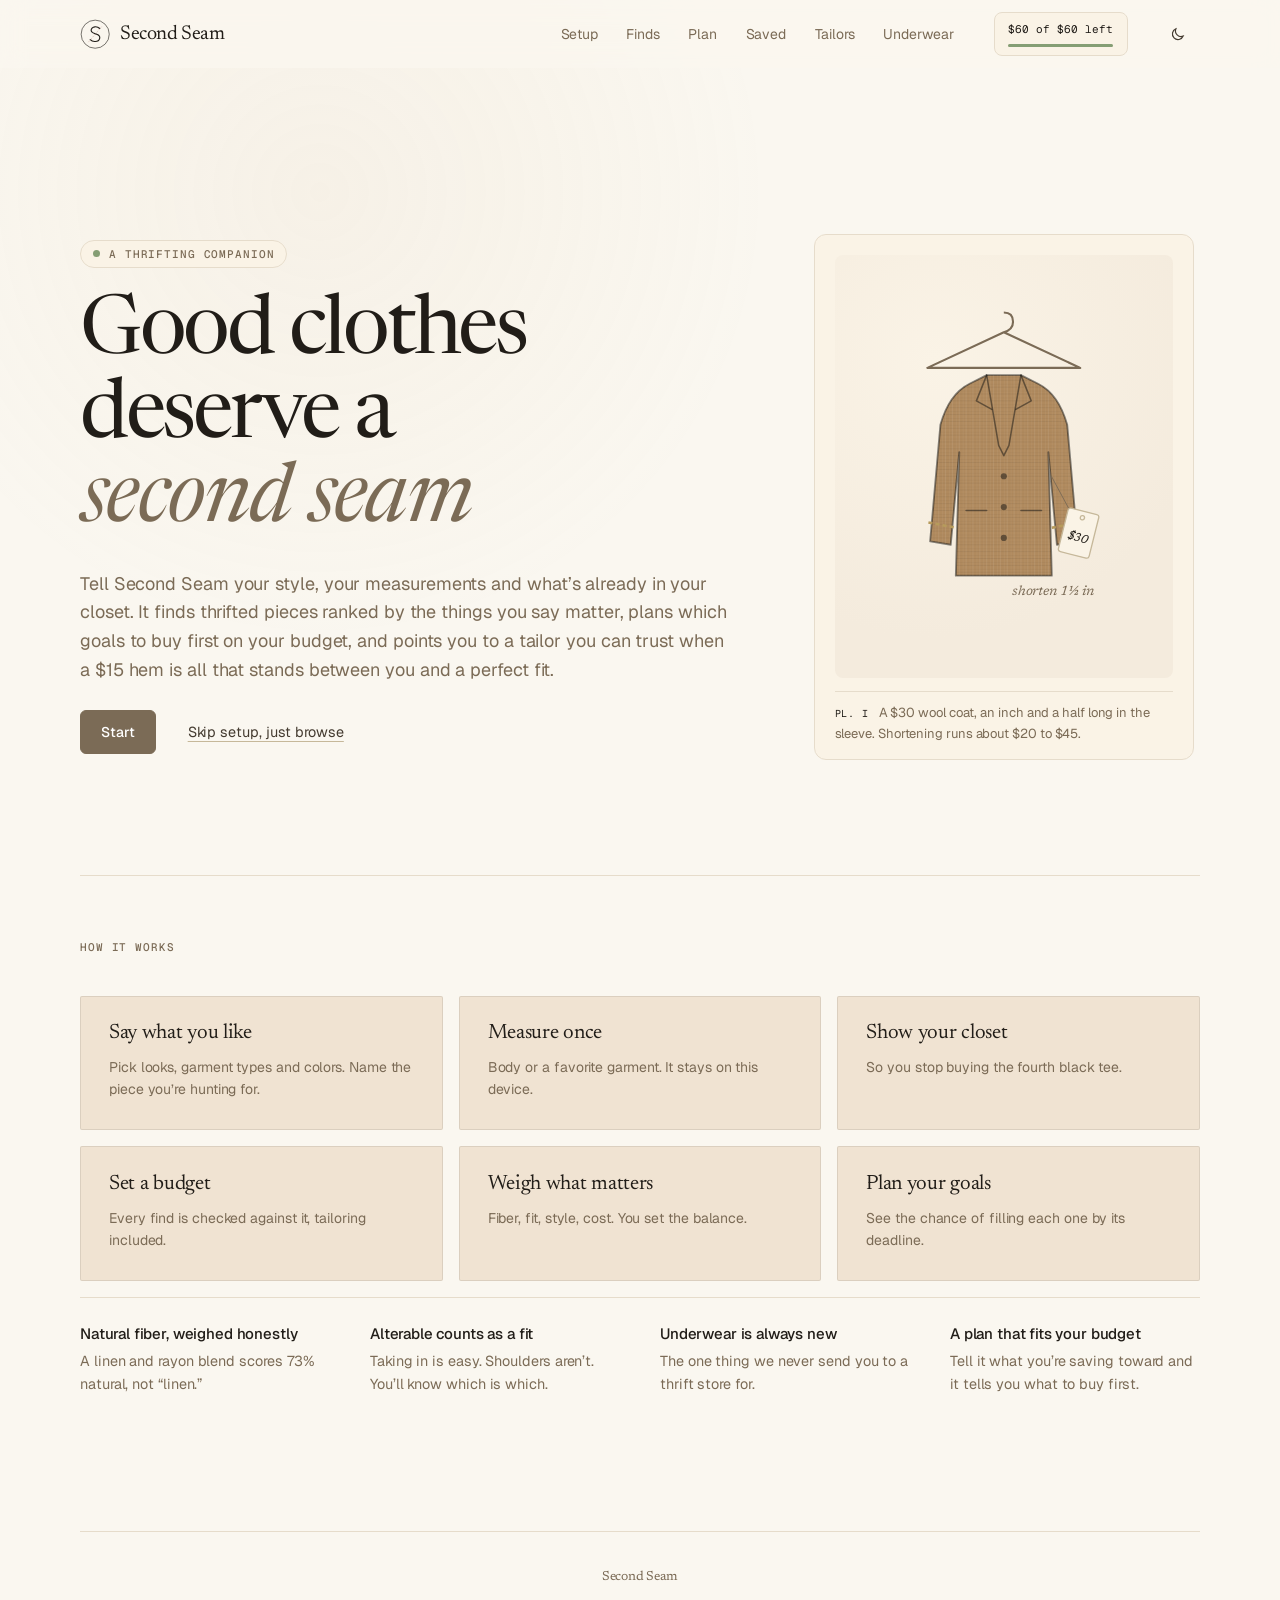
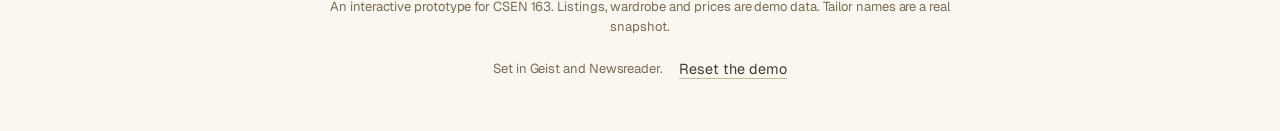
<file: index.html>
<!doctype html>
<html lang="en">
<head>
<meta charset="utf-8">
<meta name="viewport" content="width=device-width, initial-scale=1, viewport-fit=cover">
<title>Second Seam</title>
<meta name="description" content="Second Seam finds thrifted clothes ranked by what you say matters, plans which wardrobe goals to buy first on your budget, and matches each find with a well-rated local tailor. Interactive prototype for CSEN 163.">
<meta name="color-scheme" content="light dark">
<meta name="theme-color" content="#FAF7F0">
<script>
  // apply a saved theme before first paint so the page never flashes the wrong one
  try {
    var t = localStorage.getItem('second-seam-theme');
    if (t === 'dark' || t === 'light') document.documentElement.dataset.theme = t;
  } catch (e) {}
</script>
<link rel="preconnect" href="https://fonts.googleapis.com">
<link rel="preconnect" href="https://fonts.gstatic.com" crossorigin>
<link rel="stylesheet" href="https://fonts.googleapis.com/css2?family=Geist:wght@300..600&family=Geist+Mono:wght@400;500&family=Newsreader:ital,opsz,wght@0,6..72,300..500;1,6..72,300..500&display=swap">
<link rel="stylesheet" href="style.css">
<script src="planner.js" defer></script>
<script src="script.js" defer></script>
<script src="main.js" defer></script>
</head>
<body>

<a class="skip" href="#main">Skip to content</a>

<!-- shared SVG patterns: amber stripes for semi-synthetic fiber, linen weave for swatches -->
<svg class="svg-defs" aria-hidden="true" focusable="false">
  <defs>
    <pattern id="stripe" width="6" height="6" patternUnits="userSpaceOnUse" patternTransform="rotate(45)">
      <rect width="6" height="6" fill="var(--amber)"/>
      <rect width="3" height="6" fill="var(--amber-pale)"/>
    </pattern>
    <pattern id="weave" width="4" height="4" patternUnits="userSpaceOnUse">
      <path d="M0 0h4M0 2h4" stroke="#000" stroke-opacity=".06" stroke-width=".6"/>
      <path d="M0 0v4M2 0v4" stroke="#fff" stroke-opacity=".08" stroke-width=".6"/>
    </pattern>
  </defs>
</svg>

<header class="topbar" id="topbar">
  <div class="wrap masthead">
    <a class="mark" href="#/welcome" translate="no" aria-label="Second Seam, home">
      <svg class="monogram" viewBox="0 0 40 40" aria-hidden="true">
        <circle cx="20" cy="20" r="18.5" fill="none" stroke="currentColor" stroke-width=".8"/>
        <path d="M26 12.5c-1.8-1.7-4-2.4-6.3-2.2-3.2.3-5.4 2.6-5 5.2.5 3.1 4.6 3.6 7.4 4.6 2.8 1 4.4 2.8 3.8 5.4-.6 2.6-3.4 4.3-6.6 4.1-2.4-.1-4.4-1-5.8-2.6" fill="none" stroke="currentColor" stroke-width="1.5" stroke-linecap="round"/>
        <path d="M11 30.5l18-21" fill="none" stroke="var(--clay)" stroke-width=".8" stroke-dasharray="1.6 1.4"/>
      </svg>
      <span>Second Seam</span>
    </a>
    <nav class="primary-nav" aria-label="Main">
      <ul>
        <li class="setup-menu"><a href="#/style" data-nav="setup" aria-haspopup="true">Setup</a>
          <ol class="setup-menu-list" aria-label="Setup steps">
            <li><a href="#/style"><span class="step-no">i</span>Style</a></li>
            <li><a href="#/measure"><span class="step-no">ii</span>Measurements</a></li>
            <li><a href="#/wardrobe"><span class="step-no">iii</span>Wardrobe</a></li>
            <li><a href="#/budget"><span class="step-no">iv</span>Budget</a></li>
            <li><a href="#/priorities"><span class="step-no">v</span>Priorities</a></li>
            <li><a href="#/goals"><span class="step-no">vi</span>Goals</a></li>
          </ol>
        </li>
        <li><a href="#/finds" data-nav="finds">Finds</a></li>
        <li><a href="#/goals" data-nav="goals">Plan</a></li>
        <li><a href="#/saved" data-nav="saved">Saved <span class="nav-count" data-saved-count></span></a></li>
        <li><a href="#/tailors" data-nav="tailors">Tailors</a></li>
        <li><a href="#/underwear" data-nav="underwear">Underwear</a></li>
        <!-- <li><a href="#/method" data-nav="method">Method</a></li> -->
      </ul>
    </nav>
    <a class="budget-pill" href="#/budget" id="budget-pill" aria-label="Budget">
      <span class="budget-pill-text" id="budget-pill-text">$60 of $60 left</span>
      <span class="budget-pill-bar" aria-hidden="true"><span id="budget-pill-fill"></span></span>
    </a>
    <button type="button" class="theme-btn" id="theme-toggle" aria-label="Switch to dark mode">
      <svg class="icon-moon" viewBox="0 0 16 16" fill="none" stroke="currentColor" stroke-width="1.2" aria-hidden="true"><path d="M13.2 10.1A5.6 5.6 0 0 1 5.9 2.8a5.6 5.6 0 1 0 7.3 7.3z"/></svg>
      <svg class="icon-sun" viewBox="0 0 16 16" fill="none" stroke="currentColor" stroke-width="1.2" aria-hidden="true"><circle cx="8" cy="8" r="3"/><path d="M8 1v1.6M8 13.4V15M1 8h1.6M13.4 8H15M3 3l1.1 1.1M11.9 11.9 13 13M3 13l1.1-1.1M11.9 4.1 13 3"/></svg>
    </button>
  </div>
</header>

<div class="wrap">
  <ol class="stepper" id="stepper" aria-label="Setup steps" hidden>
    <li><a href="#/style" data-step="style"><span class="step-no">i</span><span class="step-name">Style</span></a></li>
    <li><a href="#/measure" data-step="measure"><span class="step-no">ii</span><span class="step-name">Measurements</span></a></li>
    <li><a href="#/wardrobe" data-step="wardrobe"><span class="step-no">iii</span><span class="step-name">Wardrobe</span></a></li>
    <li><a href="#/budget" data-step="budget"><span class="step-no">iv</span><span class="step-name">Budget</span></a></li>
    <li><a href="#/priorities" data-step="priorities"><span class="step-no">v</span><span class="step-name">Priorities</span></a></li>
    <li><a href="#/goals" data-step="goals"><span class="step-no">vi</span><span class="step-name">Goals</span></a></li>
  </ol>

  <main id="main" tabindex="-1">

    <!-- ===================== 1 · WELCOME ===================== -->
    <section class="screen" data-screen="welcome" aria-labelledby="welcome-title">
      <div class="hero">
        <div class="hero-text">
          <p class="label rise">A thrifting companion</p>
          <h1 id="welcome-title" class="rise" tabindex="-1">Good clothes deserve a <em>second&nbsp;seam</em></h1>
          <p class="lead rise">Tell Second Seam your style, your measurements and what’s already in your closet. It finds thrifted pieces ranked by the things you say matter, plans which goals to buy first on your budget, and points you to a tailor you can trust when a $15&nbsp;hem is all that stands between you and a perfect fit.</p>
          <div class="hero-actions rise">
            <a class="btn btn-solid" href="#/style">Start</a>
            <a class="text-link" href="#/finds" data-action="skip-setup">Skip setup, just browse</a>
          </div>
        </div>
        <figure class="plate hero-plate rise" aria-labelledby="hero-cap">
          <div class="hero-art" id="hero-art"></div>
          <figcaption id="hero-cap"><span class="plate-no">Pl. I</span> A $30 wool coat, an inch and a half long in the sleeve. Shortening runs about $20 to $45.</figcaption>
        </figure>
      </div>

      <div class="folio">
        <p class="label">How it works</p>
        <ol class="how">
          <li><a href="#/style"><h2>Say what you like</h2><p>Pick looks, garment types and colors. Name the piece you’re hunting for.</p></a></li>
          <li><a href="#/measure"><h2>Measure once</h2><p>Body or a favorite garment. It stays on this device.</p></a></li>
          <li><a href="#/wardrobe"><h2>Show your closet</h2><p>So you stop buying the fourth black tee.</p></a></li>
          <li><a href="#/budget"><h2>Set a budget</h2><p>Every find is checked against it, tailoring included.</p></a></li>
          <li><a href="#/priorities"><h2>Weigh what matters</h2><p>Fiber, fit, style, cost. You set the balance.</p></a></li>
          <li><a href="#/goals"><h2>Plan your goals</h2><p>See the chance of filling each one by its deadline.</p></a></li>
        </ol>
        <ul class="principles">
          <li><strong>Natural fiber, weighed honestly</strong>A linen and rayon blend scores 73% natural, not “linen.”</li>
          <li><strong>Alterable counts as a fit</strong>Taking in is easy. Shoulders aren’t. You’ll know which is which.</li>
          <li><strong>Underwear is always new</strong>The one thing we never send you to a thrift store for.</li>
          <li><strong>A plan that fits your budget</strong>Tell it what you’re saving toward and it tells you what to buy first.</li>
        </ul>
      </div>
    </section>

    <!-- ===================== 2 · STYLE QUIZ ===================== -->
    <section class="screen" data-screen="style" aria-labelledby="style-title" hidden>
      <header class="screen-head">
        <p class="label">Step i of vi · Style</p>
        <h1 id="style-title" tabindex="-1">What do you love wearing?</h1>
        <p class="lead">Pick every look that feels like you. There are no wrong answers, and you can change them later.</p>
      </header>

      <fieldset class="block">
        <legend class="block-title">Looks you like <span class="count" id="tile-count" aria-live="polite">0 picked</span></legend>
        <div class="tiles" id="style-tiles"></div>
      </fieldset>

      <fieldset class="block">
        <legend class="block-title">Garments you want</legend>
        <div class="chips" id="garment-chips"></div>
      </fieldset>

      <fieldset class="block">
        <legend class="block-title">Colors</legend>
        <div class="chips" id="color-chips"></div>
      </fieldset>

      <div class="block grid-2">
        <div class="field">
          <label for="hunt">Describe a piece you’re hunting for <span class="opt">optional</span></label>
          <input id="hunt" name="hunt" type="text" autocomplete="off" placeholder="oversized cream fisherman sweater…">
          <p class="hint">Words here give matching listings a small boost.</p>
        </div>
        <div class="field">
          <label for="brands">Brands you like <span class="opt">optional</span></label>
          <input id="brands" name="brands" type="text" autocomplete="off" placeholder="Eileen Fisher, Levi’s…">
          <p class="hint">Separate with commas. Helps style match and sizing.</p>
        </div>
      </div>

      <nav class="step-nav" aria-label="Step navigation">
        <a class="text-link" href="#/welcome">Back</a>
        <a class="btn btn-solid" href="#/measure">Next: measurements</a>
      </nav>
    </section>

    <!-- ===================== 3 · MEASUREMENTS ===================== -->
    <section class="screen" data-screen="measure" aria-labelledby="measure-title" hidden>
      <header class="screen-head">
        <p class="label">Step ii of vi · Measurements</p>
        <h1 id="measure-title" tabindex="-1">Your measurements, once.</h1>
        <p class="lead">Vintage sizes are all over the place, so we compare garment measurements to yours instead of trusting the tag.</p>
      </header>

      <div class="block measure-top">
        <fieldset class="segmented" id="units">
          <legend class="visually-hidden">Units</legend>
          <label><input type="radio" name="units" value="in" checked><span>Inches</span></label>
          <label><input type="radio" name="units" value="cm"><span>Centimeters</span></label>
        </fieldset>
        <p class="privacy"><svg viewBox="0 0 16 16" aria-hidden="true"><path d="M4.5 7V5a3.5 3.5 0 0 1 7 0v2" fill="none" stroke="currentColor" stroke-width="1.2"/><rect x="3" y="7" width="10" height="7" rx="1" fill="none" stroke="currentColor" stroke-width="1.2"/></svg> Measurements stay on this device. In this prototype they live only in memory.</p>
      </div>

      <div class="measure-grid" id="measure-fields"></div>

      <fieldset class="block">
        <legend class="block-title">How you like things to fit</legend>
        <p class="hint">This sets the ease, the room added on top of your body measurements.</p>
        <div class="field fit-size-field">
          <label for="fit-size">Usual clothing size</label>
          <div class="select-wrap"><select id="fit-size" aria-describedby="fit-size-hint"></select></div>
          <p class="hint" id="fit-size-hint">A reference only; measurements still determine fit.</p>
        </div>
        <div class="fit-prefs" id="fit-prefs"></div>
      </fieldset>

      <div class="block grid-2 alt-ways">
        <details class="drawer">
          <summary>I don’t know my measurements</summary>
          <div class="drawer-body">
            <p>Enter your usual size in two or three brands you own. We’ll estimate and mark each field as estimated.</p>
            <div class="brand-sizes" id="brand-sizes"></div>
            <button type="button" class="btn btn-quiet" data-action="estimate">Estimate my measurements</button>
          </div>
        </details>
        <details class="drawer">
          <summary>Measure a piece that fits you well</summary>
          <div class="drawer-body">
            <p>Lay a favorite pair of trousers flat. Measure straight across the waistband and double it, then the inside leg seam.</p>
            <div class="grid-2 tight">
              <div class="field"><label for="g-waist">Waist, doubled <span class="unit-label">in</span></label><input id="g-waist" type="number" inputmode="decimal" step="0.5" min="10" autocomplete="off" placeholder="29…"></div>
              <div class="field"><label for="g-inseam">Inside leg <span class="unit-label">in</span></label><input id="g-inseam" type="number" inputmode="decimal" step="0.5" min="10" autocomplete="off" placeholder="29…"></div>
            </div>
            <button type="button" class="btn btn-quiet" data-action="use-garment">Use these for trousers</button>
          </div>
        </details>
      </div>
      <p class="status-line" id="measure-status" role="status"></p>

      <nav class="step-nav" aria-label="Step navigation">
        <a class="text-link" href="#/style">Back</a>
        <a class="btn btn-solid" href="#/wardrobe">Next: your wardrobe</a>
      </nav>
    </section>

    <!-- ===================== 4 · WARDROBE ===================== -->
    <section class="screen" data-screen="wardrobe" aria-labelledby="wardrobe-title" hidden>
      <header class="screen-head">
        <p class="label">Step iii of vi · My wardrobe</p>
        <h1 id="wardrobe-title" tabindex="-1">What’s already on your rail?</h1>
        <p class="lead">Your closet powers gap-finding, “goes with” counts and duplicate warnings. Skip it and everything else still works.</p>
      </header>

      <div class="summary-strip" id="wardrobe-summary" aria-label="Wardrobe summary"></div>

      <div class="block add-ways">
        <label class="add-way">
          <input type="file" accept="image/*" capture="environment" class="visually-hidden" data-upload="photo">
          <svg viewBox="0 0 24 24" aria-hidden="true"><path d="M4 8h3l1.5-2h7L17 8h3v11H4z" fill="none" stroke="currentColor" stroke-width="1.2"/><circle cx="12" cy="13" r="3.5" fill="none" stroke="currentColor" stroke-width="1.2"/></svg>
          <span><strong>Photo of the item</strong><small>We suggest a type and color.</small></span>
        </label>
        <label class="add-way">
          <input type="file" accept="image/*" capture="environment" class="visually-hidden" data-upload="tag">
          <svg viewBox="0 0 24 24" aria-hidden="true"><path d="M4 12V5h7l9 9-7 7z" fill="none" stroke="currentColor" stroke-width="1.2"/><circle cx="8" cy="9" r="1.3" fill="currentColor"/></svg>
          <span><strong>Photo of the care tag</strong><small>Reads the fiber percentages.</small></span>
        </label>
        <button type="button" class="add-way" data-action="toggle-quick-add" aria-expanded="false" aria-controls="quick-add">
          <svg viewBox="0 0 24 24" aria-hidden="true"><path d="M5 19l1-4L16 5l3 3L9 18z" fill="none" stroke="currentColor" stroke-width="1.2"/></svg>
          <span><strong>Quick add</strong><small>Type, color, fiber. No camera needed.</small></span>
        </button>
        <button type="button" class="add-way" data-action="snap-rail">
          <svg viewBox="0 0 24 24" aria-hidden="true"><path d="M3 6h18M7 6v2m5-2v2m5-2v2" fill="none" stroke="currentColor" stroke-width="1.2"/><path d="M5 10h4v10H5zM10 10h4v10h-4zM15 10h4v10h-4z" fill="none" stroke="currentColor" stroke-width="1.2"/></svg>
          <span><strong>Snap your closet rail</strong><small>Several pieces at once.</small></span>
        </button>
      </div>

      <form class="block quick-add" id="quick-add" hidden>
        <p class="block-title" id="quick-add-title">Quick add</p>
        <div class="qa-grid">
          <div class="field"><label for="qa-type">Type</label><div class="select-wrap"><select id="qa-type" name="type"></select></div></div>
          <div class="field"><label for="qa-color">Color</label><div class="select-wrap"><select id="qa-color" name="color"></select></div></div>
          <div class="field"><label for="qa-fiber">Main fiber</label><div class="select-wrap"><select id="qa-fiber" name="fiber"></select></div></div>
          <div class="field"><label for="qa-pct">Fiber %</label><input id="qa-pct" name="pct" type="number" inputmode="numeric" min="1" max="100" value="100" autocomplete="off"></div>
          <div class="field"><label for="qa-cond">Condition</label><div class="select-wrap"><select id="qa-cond" name="condition"><option value="great">Great</option><option value="worn">Worn</option><option value="repair">Needs repair</option></select></div></div>
          <div class="field"><label for="qa-date">Bought around <span class="opt">optional</span></label><input id="qa-date" name="acquired" type="month" autocomplete="off"></div>
        </div>
        <div class="qa-actions">
          <button type="submit" class="btn btn-solid">Add to wardrobe</button>
          <p class="hint" id="qa-hint">Photos are mocked in this prototype. Your choices here are what count.</p>
        </div>
      </form>

      <div id="pending-items" class="pending" aria-live="polite"></div>

      <div class="rail-wrap">
        <div class="rail-head">
          <h2 class="block-title" id="rail-title">On your rail</h2>
          <div class="rail-filter" id="rail-filter"></div>
        </div>
        <ul class="rail" id="wardrobe-rail" aria-labelledby="rail-title" tabindex="0"></ul>
      </div>

      <nav class="step-nav" aria-label="Step navigation">
        <a class="text-link" href="#/measure">Back</a>
        <a class="btn btn-solid" href="#/budget">Next: budget</a>
      </nav>
    </section>

    <!-- ===================== 5 · BUDGET ===================== -->
    <section class="screen" data-screen="budget" aria-labelledby="budget-title" hidden>
      <header class="screen-head">
        <p class="label">Step iv of vi · Budget</p>
        <h1 id="budget-title" tabindex="-1">What you’re happy to spend.</h1>
        <p class="lead">Every find is checked against this using its total cost, so a $20 coat that needs $30 of tailoring counts as $50.</p>
      </header>

      <div class="budget-layout">
        <div class="budget-form">
          <fieldset class="block">
            <legend class="block-title">How you budget</legend>
            <div class="grid-2 tight">
              <div class="field money-field">
                <label for="b-now">Amount to spend now</label>
                <div class="affix"><span aria-hidden="true">$</span><input id="b-now" type="number" inputmode="decimal" min="0" step="5" autocomplete="off"></div>
                <p class="hint">For this season’s shopping.</p>
              </div>
              <div class="field money-field">
                <label for="b-allow">Clothing allowance</label>
                <div class="affix"><span aria-hidden="true">$</span><input id="b-allow" type="number" inputmode="decimal" min="0" step="5" autocomplete="off">
                  <div class="select-wrap select-inline"><select id="b-per" aria-label="Allowance period"><option value="month">per month</option><option value="week">per week</option></select></div>
                </div>
                <p class="hint" id="b-weekly-hint"></p>
              </div>
              <div class="field money-field">
                <label for="b-cap">Max per item <span class="opt">optional</span></label>
                <div class="affix"><span aria-hidden="true">$</span><input id="b-cap" type="number" inputmode="decimal" min="0" step="5" autocomplete="off" placeholder="No cap…"></div>
              </div>
            </div>
          </fieldset>

          <fieldset class="block">
            <legend class="block-title">How firm is it?</legend>
            <label class="switch"><input type="checkbox" id="b-include" checked><span class="switch-ui" aria-hidden="true"></span><span>Count tailoring and shipping in the price</span></label>
            <div class="choice-cards">
              <label class="choice-card"><input type="radio" name="b-mode" value="strict"><span><strong>Strict</strong><small>Hide anything over budget.</small></span></label>
              <label class="choice-card"><input type="radio" name="b-mode" value="flexible" checked><span><strong>Flexible</strong><small>Show items up to 20% over, flagged “$8 over.”</small></span></label>
            </div>
            <p class="hint" id="b-mode-link"></p>
          </fieldset>

          <fieldset class="block">
            <legend class="block-title">Envelopes <span class="opt">optional</span></legend>
            <label class="switch"><input type="checkbox" id="b-env-on"><span class="switch-ui" aria-hidden="true"></span><span>Split my budget into envelopes</span></label>
            <div class="envelopes" id="envelopes" hidden>
              <div class="env-controls" id="env-controls"></div>
              <div class="env-chart">
                <svg viewBox="0 0 120 120" class="donut" id="env-donut" role="img" aria-labelledby="env-donut-title"><title id="env-donut-title">Envelope split</title></svg>
                <button type="button" class="text-link" data-action="suggest-split">Use the suggested split</button>
              </div>
            </div>
          </fieldset>
        </div>

        <aside class="budget-side" aria-label="Spending so far">
          <div class="ledger">
            <p class="label">Spent so far</p>
            <div class="meter" id="spent-meter"></div>
            <ul class="ledger-list" id="spent-list"></ul>
          </div>
          <div class="ledger saved-vs-new">
            <p class="label">Saved vs. buying new</p>
            <p class="big-num" id="saved-vs-new">$0</p>
            <p class="hint" id="saved-vs-new-note">Mark something as bought to start the count.</p>
          </div>
        </aside>
      </div>

      <nav class="step-nav" aria-label="Step navigation">
        <a class="text-link" href="#/wardrobe">Back</a>
        <a class="btn btn-solid" href="#/priorities">Next: priorities</a>
      </nav>
    </section>

    <!-- ===================== 6 · PRIORITIES ===================== -->
    <section class="screen" data-screen="priorities" aria-labelledby="prio-title" hidden>
      <header class="screen-head">
        <p class="label">Step v of vi · Priorities</p>
        <h1 id="prio-title" tabindex="-1">How much does each thing matter?</h1>
        <p class="lead">Your ranking is built from your weights, so a style-first thrifter and a fiber purist see different top picks from the same racks.</p>
      </header>

      <div class="prio-layout">
        <div class="prio-main">
          <fieldset class="segmented mode-switch">
            <legend class="visually-hidden">Mode</legend>
            <label><input type="radio" name="prio-mode" value="quick" checked><span>Quick</span></label>
            <label><input type="radio" name="prio-mode" value="advanced"><span>Advanced</span></label>
          </fieldset>

          <div class="block" id="quick-mode">
            <label class="block-title" for="balance">Style or fabric?</label>
            <div class="balance">
              <span class="balance-end">Fabric</span>
              <input type="range" id="balance" min="0" max="100" step="5" value="50">
              <span class="balance-end">Style</span>
            </div>
            <p class="balance-readout" id="balance-readout" aria-hidden="true"></p>
            <div class="chips presets" role="group" aria-label="Presets">
              <button type="button" class="chip-btn" data-balance="20">Purist</button>
              <button type="button" class="chip-btn" data-balance="50">Balanced</button>
              <button type="button" class="chip-btn" data-balance="90">I want the look</button>
            </div>
            <p class="hint">Quick mode weighs style and fiber, with a little fit. Switch to Advanced for all ten criteria.</p>
          </div>

          <div class="block" id="advanced-mode" hidden>
            <div class="weight-bar-wrap">
              <p class="block-title">Your score is made of</p>
              <div class="weight-bar" id="weight-bar"></div>
              <ul class="weight-legend" id="weight-legend"></ul>
            </div>
            <div class="helpers">
              <div class="chips presets" role="group" aria-label="Weight presets" id="weight-presets"></div>
              <button type="button" class="text-link" data-action="open-tot" aria-expanded="false" aria-controls="tot">Not sure? Answer five “this or that” questions</button>
            </div>
            <div class="tot" id="tot" hidden></div>
            <div class="criteria" id="criteria"></div>
          </div>

          <fieldset class="block">
            <legend class="block-title">Fiber rules</legend>
            <p class="hint">Dealbreakers remove an item no matter how well it scores.</p>
            <div class="chips" id="dealbreakers"></div>
            <p class="hidden-note" id="dealbreaker-count" aria-live="polite"></p>
            <label class="switch"><input type="checkbox" id="semi-half" checked><span class="switch-ui" aria-hidden="true"></span><span>Count rayon, modal and lyocell as half natural</span></label>
            <label class="switch"><input type="checkbox" id="stretch-on" checked><span class="switch-ui" aria-hidden="true"></span><span>Ignore a little stretch (up to 5% in trousers, 10% in underwear)</span></label>
          </fieldset>
        </div>

        <aside class="preview" aria-labelledby="preview-title">
          <p class="label" id="preview-title">Live preview</p>
          <p class="hint">Watch these three swap places as you change the weights.</p>
          <ol class="preview-list" id="preview-list"></ol>
        </aside>
      </div>

      <nav class="step-nav" aria-label="Step navigation">
        <a class="text-link" href="#/budget">Back</a>
        <a class="btn btn-solid" href="#/goals">Next: goals &amp; plan</a>
      </nav>
    </section>

    <!-- ===================== 7 · GOALS & PLAN ===================== -->
    <section class="screen" data-screen="goals" aria-labelledby="goals-title" hidden>
      <header class="screen-head">
        <p class="label">Step vi of vi · Goals &amp; plan</p>
        <h1 id="goals-title" tabindex="-1">What to fill first.</h1>
        <p class="lead">Each card shows the chance you fill that goal by its deadline on your budget, split into the natural-fiber version and settling for synthetic.</p>
      </header>

      <div class="plan-controls block">
        <div class="field money-field"><label for="p-now">Budget left now</label><div class="affix"><span aria-hidden="true">$</span><input id="p-now" type="number" inputmode="decimal" min="0" step="5" autocomplete="off"></div></div>
        <div class="field money-field"><label for="p-week">Allowance per week</label><div class="affix"><span aria-hidden="true">$</span><input id="p-week" type="number" inputmode="decimal" min="0" step="1" autocomplete="off"></div></div>
        <div class="plan-pref">
          <p class="field-label">Settling for synthetic is worth</p>
          <p class="pref-val" id="partial-readout">60% of the goal</p>
          <a class="text-link" href="#/priorities">Set on Priorities</a>
        </div>
        <fieldset class="hunt-pick">
          <legend class="field-label">Where you hunt</legend>
          <div class="segmented" id="hunt-pick">
            <label><input type="radio" name="hunt" value="auto" checked><span>Plan decides</span></label>
            <label><input type="radio" name="hunt" value="racks"><span>Racks</span></label>
            <label><input type="radio" name="hunt" value="saved"><span>Saved searches</span></label>
            <label><input type="radio" name="hunt" value="wide"><span>Wide net</span></label>
          </div>
          <p class="hint" id="hunt-hint"></p>
        </fieldset>
        <div class="what-ifs" role="group" aria-label="What if">
          <span class="field-label">What if</span>
          <button type="button" class="chip-btn" data-whatif="allow+5">+$5 a week</button>
          <button type="button" class="chip-btn" data-whatif="now+50">+$50 now</button>
          <button type="button" class="chip-btn" data-whatif="deadline+2">Deadlines +2 weeks</button>
          <button type="button" class="chip-btn" data-whatif="reset">Reset</button>
        </div>
      </div>

      <p class="plan-status" id="plan-status" role="status" aria-live="polite"></p>
      <div class="plan-ledger" id="plan-ledger"></div>
      <div class="goal-cards" id="goal-cards"></div>

      <section class="block tune" aria-labelledby="tune-title">
        <div class="section-head">
          <p class="label">Not sure what matters most?</p>
          <h2 class="section-title" id="tune-title">Set the lowest chance you’d accept, and let the plan balance the rest.</h2>
          <p class="hint">Set a floor on each card above. The plan nudges your goals up or down until every floor is met, or tells you what it would take.</p>
        </div>
        <div class="tune-actions">
          <button type="button" class="btn btn-solid" data-action="tune">Balance my goals</button>
          <span class="hint" id="tune-status" role="status"></span>
        </div>
        <div id="tune-log"></div>
      </section>

      <div class="block timeline-wrap">
        <h2 class="block-title" id="timeline-title">Twelve-week timeline</h2>
        <div class="timeline" id="timeline" role="img" aria-labelledby="timeline-title" aria-describedby="timeline-desc"></div>
        <p class="visually-hidden" id="timeline-desc"></p>
      </div>

      <!-- Budget map hidden for now.
      <figure class="block plate plan-map-wrap" aria-labelledby="map-title">
        <div class="section-head">
          <p class="label">Figures 2 and 3, for your closet</p>
          <h2 class="section-title" id="map-title">Where your budget is likely to be, and where to hunt from there.</h2>
        </div>
        <div class="plan-map" id="plan-map"></div>
        <div class="map-legend" id="map-legend"></div>
        <figcaption><span class="plate-no">Pl. II</span> <span id="map-cap"></span></figcaption>
      </figure>
      -->

      <section class="block switchpts" aria-labelledby="switch-title">
        <div class="section-head">
          <p class="label">Found one on the rack?</p>
          <h2 class="section-title" id="switch-title">Buy it, settle, or wait? It depends on what you have that week.</h2>
          <p class="hint">Pick a goal, a week, and what turned up. The bar shows what to do at every budget.</p>
        </div>
        <div class="switch-controls">
          <div class="field"><label for="sw-goal">Goal</label><div class="select-wrap"><select id="sw-goal"></select></div></div>
          <div class="field range-field"><label for="sw-week">Week <output id="sw-week-out" for="sw-week">2</output></label><input type="range" id="sw-week" min="1" max="12" step="1" value="2"></div>
          <fieldset class="segmented" id="sw-seen">
            <legend class="field-label">What turned up</legend>
            <label><input type="radio" name="sw-seen" value="3" checked><span>Both versions</span></label>
            <label><input type="radio" name="sw-seen" value="1"><span>Natural only</span></label>
            <label><input type="radio" name="sw-seen" value="2"><span>Synthetic only</span></label>
          </fieldset>
        </div>
        <div class="bands" id="switch-bands"></div>
        <p class="hint" id="switch-note"></p>
      </section>

      <details class="drawer block" id="add-goal">
        <summary>Add your own goal</summary>
        <form class="drawer-body" id="add-goal-form">
          <div class="qa-grid">
            <div class="field"><label for="ng-name">Goal</label><input id="ng-name" name="name" type="text" required autocomplete="off" placeholder="Silk scarf for autumn…"></div>
            <div class="field"><label for="ng-imp">How much it matters, 1 to 10</label><input id="ng-imp" name="imp" type="number" min="1" max="10" value="5" inputmode="numeric" autocomplete="off"></div>
            <div class="field"><label for="ng-cost">Typical cost, natural</label><div class="affix"><span aria-hidden="true">$</span><input id="ng-cost" name="cost" type="number" min="1" value="30" inputmode="decimal" autocomplete="off"></div></div>
            <div class="field"><label for="ng-deadline">Deadline (week)</label><input id="ng-deadline" name="deadline" type="number" min="1" max="12" value="12" inputmode="numeric" autocomplete="off"></div>
          </div>
          <div class="qa-actions">
            <button type="submit" class="btn btn-solid">Add goal</button>
            <p class="hint" id="ng-hint">Up to five goals keeps the plan quick to compute.</p>
          </div>
        </form>
      </details>

      <!-- Method explanation hidden for now.
      <p class="method-note">The plan is a dynamic program from Das, Ostrov, Radhakrishnan &amp; Srivastav, “Dynamic Optimization for Multi-Goals Wealth Management” (<i>Journal of Banking &amp; Finance</i>, 2022), rebuilt for a wardrobe. It runs in your browser each time you change something. <a class="text-link inline" href="#/method">Read the method, with your numbers in it</a></p>
      -->


      <nav class="step-nav" aria-label="Step navigation">
        <a class="text-link" href="#/priorities">Back</a>
        <a class="btn btn-solid" href="#/finds">See my finds</a>
      </nav>
    </section>

    <!-- ===================== 8 · RESULTS FEED ===================== -->
    <section class="screen" data-screen="finds" aria-labelledby="finds-title" hidden>
      <header class="screen-head compact">
        <p class="label">Demo listings · eBay, Etsy, ShopGoodwill, local</p>
        <h1 id="finds-title" tabindex="-1">Your finds</h1>
      </header>

      <div class="feed-bar" id="feed-bar">
        <a class="feed-meter" href="#/budget" id="feed-meter"></a>
        <div class="feed-tools">
          <label class="visually-hidden" for="sort">Sort by</label>
          <div class="select-wrap"><select id="sort">
            <option value="match">Best match</option>
            <option value="cost">Lowest total cost</option>
            <option value="natural">Most natural</option>
            <option value="new">Newest</option>
          </select></div>
          <button type="button" class="btn btn-quiet btn-small" data-action="open-filters" aria-haspopup="dialog">Filters <span class="filter-count" id="filter-count"></span></button>
        </div>
      </div>

      <div class="banner" id="underwear-banner" hidden></div>
      <p class="hidden-row" id="hidden-row" aria-live="polite"></p>
      <ul class="cards" id="cards"></ul>
      <p class="empty" id="cards-empty" hidden>Nothing matches every rule right now. Try loosening a filter or a must-have.</p>
    </section>

    <!-- ===================== 9 · ITEM DETAIL ===================== -->
    <section class="screen" data-screen="item" aria-labelledby="item-title" hidden>
      <a class="back-link" href="#/finds">Back to finds</a>
      <div id="item-body"></div>
    </section>

    <!-- ===================== 10 · TAILORS ===================== -->
    <section class="screen" data-screen="tailors" aria-labelledby="tailors-title" hidden>
      <header class="screen-head compact">
        <p class="label">Tailors near Milpitas, CA · Google Maps snapshot, Oct 20, 2026</p>
        <h1 id="tailors-title" tabindex="-1">A tailor for the job</h1>
      </header>
      <div id="tailor-job"></div>
      <div class="tailor-controls block">
        <div class="field range-field">
          <label for="radius">Within <output id="radius-out" for="radius">10 mi</output></label>
          <input type="range" id="radius" min="2" max="15" step="1" value="10">
        </div>
        <label class="switch"><input type="checkbox" id="show-all-tailors"><span class="switch-ui" aria-hidden="true"></span><span>Show all tailors, not only 4.5★ with 10+ reviews</span></label>
      </div>
      <div class="tailor-layout">
        <figure class="map-card">
          <div id="tailor-map"></div>
          <figcaption>Schematic. Straight-line distance from central Milpitas.</figcaption>
        </figure>
        <ol class="tailor-list" id="tailor-list"></ol>
      </div>
      <p class="method-note">Ratings are adjusted so 5.0 from 11 reviews doesn’t automatically beat 4.8 from 147. Ratings change, so the live app would refresh them.</p>
    </section>

    <!-- ===================== 11 · UNDERWEAR ===================== -->
    <section class="screen" data-screen="underwear" aria-labelledby="uw-title" hidden>
      <header class="screen-head">
        <p class="label">Underwear restock</p>
        <h1 id="uw-title" tabindex="-1">Underwear is the one thing we always recommend buying new.</h1>
      </header>
      <div class="uw-layout">
        <div>
          <h2 class="block-title">Flagged from your wardrobe</h2>
          <ul class="flag-list" id="uw-flags"></ul>
          <div class="uw-controls">
            <div class="field">
              <label for="uw-interval">Replace every</label>
              <div class="select-wrap"><select id="uw-interval">
                <option value="6">6 months</option>
                <option value="12" selected>12 months</option>
                <option value="18">18 months</option>
                <option value="24">24 months</option>
                <option value="0">Don’t remind me</option>
              </select></div>
            </div>
            <button type="button" class="btn btn-quiet" data-action="need-underwear">I need new underwear</button>
          </div>
        </div>
        <aside class="recycle">
          <p class="label">What to do with the old ones</p>
          <p>Please don’t put them in a thrift donation bag. Subset (formerly Knickey) runs an intimates recycling program that takes old underwear and downcycles it into things like carpet padding. A local textile drop-off works too.</p>
          <a class="text-link" href="https://thingtesting.com/brands/subset" target="_blank" rel="noopener">About Subset’s recycling program</a>
        </aside>
      </div>
      <h2 class="block-title rec-title">New, natural-fiber picks <span class="opt" id="uw-env-note"></span></h2>
      <ul class="rec-list" id="uw-recs"></ul>
      <p class="method-note">Demo prices and fiber blends. Check each brand’s product page for the current numbers. Ranked with your priority weights, with up to 10% stretch ignored.</p>
    </section>

    <!-- ===================== 12 · SAVED / PLAN ===================== -->
    <section class="screen" data-screen="saved" aria-labelledby="saved-title" hidden>
      <header class="screen-head compact">
        <p class="label">Saved &amp; plan</p>
        <h1 id="saved-title" tabindex="-1">Your list</h1>
      </header>
      <div class="saved-layout">
        <div id="saved-groups"></div>
        <aside class="saved-side">
          <div class="ledger" id="saved-total"></div>
          <div class="ledger">
            <p class="label">Week by week</p>
            <ol class="week-plan" id="week-plan"></ol>
          </div>
          <form class="ledger" id="tailor-bill">
            <p class="label">Log a tailor bill</p>
            <div class="field money-field"><label for="bill-amt">Amount</label><div class="affix"><span aria-hidden="true">$</span><input id="bill-amt" type="number" min="1" inputmode="decimal" required autocomplete="off" placeholder="20…"></div></div>
            <button type="submit" class="btn btn-quiet btn-block">Log it</button>
          </form>
        </aside>
      </div>
    </section>

    <!-- ===================== 13 · METHOD (HIDDEN) =====================
    <section class="screen method" data-screen="method" aria-labelledby="method-title" hidden>
      <header class="screen-head">
        <p class="label">Appendix · How the plan is computed</p>
        <h1 id="method-title" tabindex="-1">The method, with your numbers in it.</h1>
        <p class="lead">The plan screen runs the algorithm from a 2022 paper on multi-goal wealth management. A household weighing a car, tuition and a remodel against one pot of savings has the same problem you have when a coat, a sweater and new underwear all want the same <span data-m="start"></span>. Every figure below is live.</p>
      </header>

      <div class="paper">
        <article class="paper-sec" aria-labelledby="m1">
          <p class="sec-no">§ 1</p>
          <div>
            <h2 id="m1">The idea</h2>
            <p>You have several goals and not enough money for all of them at once. Each goal has a cost and a <em>utility</em>, a number for how much it matters to you. Only the ratios between utilities count, so doubling every one changes nothing. The paper finds the strategy that gets you the most total utility on average. Then it reports the result as the <em>chance of reaching each goal</em>, because people judge chances far better than they judge utilities.</p>
            <p>That makes a feedback loop. If a chance looks too low, raise that goal’s utility and run it again. If every chance is too low, the money has to come from somewhere. The authors call this keeping a human in the loop, and it is what the sliders and floors on the plan screen are for.</p>
          </div>
        </article>

        <article class="paper-sec" aria-labelledby="m2">
          <p class="sec-no">§ 2</p>
          <div>
            <h2 id="m2">From a portfolio to a closet</h2>
            <div class="table-wrap">
              <table class="ptable">
                <caption class="visually-hidden">How each part of the paper maps to Second Seam</caption>
                <thead><tr><th scope="col">In the paper</th><th scope="col">In Second Seam</th></tr></thead>
                <tbody>
                  <tr><td>Wealth <i>W</i>, on a grid of values</td><td>Your clothing budget <i>b</i>, on a $1 grid</td></tr>
                  <tr><td>Cash infusion <i>I</i>(<i>t</i>)</td><td>Your weekly allowance, <i>A</i> = <span data-m="allow"></span></td></tr>
                  <tr><td>Goal with cost <i>c</i> and utility <i>u</i></td><td>Wardrobe goal with its expected cost and how much it matters</td></tr>
                  <tr><td>Partial goal (the cheaper car)</td><td>Settling for synthetic, worth <i>ρ</i> = <span data-m="partial"></span> of the goal</td></tr>
                  <tr><td>Portfolio <i>l</i> on the efficient frontier</td><td>Where you hunt: racks, saved searches, or a wide net</td></tr>
                  <tr><td>Market returns (geometric Brownian motion)</td><td>Whether a matching piece turns up that week</td></tr>
                  <tr><td>Probability of reaching each goal</td><td>The ring on each goal card</td></tr>
                </tbody>
              </table>
            </div>
          </div>
        </article>

        <article class="paper-sec" aria-labelledby="m3">
          <p class="sec-no">§ 3</p>
          <div>
            <h2 id="m3">This week’s cost and utility vectors</h2>
            <p>Section 2.3 of the paper lists every combination of purchases you could make at one time and sorts them by cost. It keeps the best utility at each cost, then drops any combination that a cheaper one already matches. What’s left is the cost vector <i>c</i>(<i>t</i>) and the utility vector <i>u</i>(<i>t</i>). Here it is for week 1, assuming everything you’re hunting for turns up on the racks.</p>
            <div id="m-vector"></div>
          </div>
        </article>

        <article class="paper-sec" aria-labelledby="m4">
          <p class="sec-no">§ 4</p>
          <div>
            <h2 id="m4">The Bellman equation</h2>
            <p>The paper works backward from the last period. At each wealth level it picks the goals to take (<i>k</i>) and the portfolio (<i>l</i>) that give the most utility now, plus the expected utility of everything after:</p>
            <div class="eq" role="math" aria-label="V of W i at t equals the max over k and l of u k at t plus the sum over J of V of W J at t plus 1, times q of W J at t plus 1 given W i at t, c k at t, and mu l.">
              <span class="eq-body"><i>V</i>(<i>W<sub>i</sub></i>(<i>t</i>)) = max<sub><i>k</i>,<i>l</i></sub> [ <i>u<sub>k</sub></i>(<i>t</i>) + Σ<sub><i>J</i></sub> <i>V</i>(<i>W<sub>J</sub></i>(<i>t</i>+1)) · <i>q</i>(<i>W<sub>J</sub></i>(<i>t</i>+1) | <i>W<sub>i</sub></i>(<i>t</i>), <i>c<sub>k</sub></i>(<i>t</i>), <i>μ<sub>l</sub></i>) ]</span>
              <span class="eq-no">(4)</span>
            </div>
            <p>Second Seam solves the same equation week by week. The state adds <i>f</i>, the set of goals already filled, so a coat you pass on this week can still be bought next week. You choose where to hunt before you know what turns up, then choose what to buy once you see it:</p>
            <div class="eq" role="math" aria-label="V of t, b, f equals the max over l of the sum over s of P l of s, times the max over k with cost at most b of u k plus V of t plus 1, b minus c k plus A, f union k.">
              <span class="eq-body"><i>V</i>(<i>t</i>, <i>b</i>, <i>f</i>) = max<sub><i>l</i></sub> Σ<sub><i>s</i></sub> <i>P<sub>l</sub></i>(<i>s</i>) · max<sub><i>k</i> : <i>c<sub>k</sub></i> ≤ <i>b</i></sub> [ <i>u<sub>k</sub></i> + <i>V</i>(<i>t</i>+1, <i>b</i> − <i>c<sub>k</sub></i> + <i>A</i>, <i>f</i> ∪ <i>k</i>) ]</span>
              <span class="eq-no">(4′)</span>
            </div>
            <p>Here <i>s</i> is what turned up that week. A wider search finds more but adds shipping to every piece. A goal with weekly find chance <i>p</i> turns up with chance 1 − (1 − <i>p</i>)<sup><i>r<sub>l</sub></i></sup>, where <i>r<sub>l</sub></i> is how many weeks of racks one week of that search covers.</p>
            <div class="table-wrap">
              <table class="ptable num" id="m-strats"></table>
            </div>
            <p>Like the paper’s portfolios, each strategy finds more and costs more than the one before, so none is strictly worse than another. Leftover budget after week 12 is worth nothing, which matches the paper’s no-bequest default. Solving it for your goals took <span data-m="ms"></span> and visited <span data-m="states"></span> states.</p>
          </div>
        </article>

        <article class="paper-sec" aria-labelledby="m5">
          <p class="sec-no">§ 5</p>
          <div>
            <h2 id="m5">Running it forward</h2>
            <p>With the best move known at every state, the paper pushes probability forward from today’s wealth, one period at a time:</p>
            <div class="eq" role="math" aria-label="p of W j at t plus 1 equals the sum over i of q of W j at t plus 1 given W i at t under the optimal k and l, times p of W i at t.">
              <span class="eq-body"><i>p</i>(<i>W<sub>j</sub></i>(<i>t</i>+1)) = Σ<sub><i>i</i></sub> <i>q</i>(<i>W<sub>j</sub></i>(<i>t</i>+1) | <i>W<sub>i</sub></i>(<i>t</i>), <i>c</i><sub><i>k</i><sub><i>i</i>,<i>t</i></sub></sub>(<i>t</i>), <i>μ</i><sub><i>l</i><sub><i>i</i>,<i>t</i></sub></sub>) · <i>p</i>(<i>W<sub>i</sub></i>(<i>t</i>))</span>
              <span class="eq-no">(5)</span>
            </div>
            <p>Second Seam does the same over (<i>b</i>, <i>f</i>), exactly, with no random sampling. Adding up the probability on every path that buys a goal gives the chance of filling it. Plate II on the plan screen draws this distribution week by week.</p>
          </div>
        </article>

        <article class="paper-sec" aria-labelledby="m6">
          <p class="sec-no">§ 6</p>
          <div>
            <h2 id="m6">The check that it adds up</h2>
            <p>The paper points out that the value at the start equals each goal’s utility times its chance, summed. That holds here too, and it’s a good test that the forward pass agrees with the backward one:</p>
            <div id="m-ledger"></div>
            <p>Divide by the most you could get if every goal came through and you have the paper’s <em>expected utility fraction</em>. Yours is <strong data-m="fraction"></strong>.</p>
          </div>
        </article>

        <article class="paper-sec" aria-labelledby="m7">
          <p class="sec-no">§ 7</p>
          <div>
            <h2 id="m7">Where this departs from the paper</h2>
            <ul class="departures">
              <li><strong>Goals can wait.</strong> The paper’s backward method can’t move a skipped goal to a later date, and the authors name that as its main limitation. With five goals or fewer, tracking which are filled is cheap, so here a goal stays open until its deadline.</li>
              <li><strong>Pruning happens per closet state.</strong> Because the filled set is part of the state, two purchase combinations can only be compared if they leave the closet the same. The §2.3 pruning runs inside each of those groups.</li>
              <li><strong>An even grid.</strong> Investments grow by percentages, so the paper spaces wealth on a log scale. Spending and allowances move in dollars, so a $1 grid fits.</li>
              <li><strong>The randomness is on the racks.</strong> In the paper the uncertain part is the market. Here your money is predictable and the finds are not.</li>
            </ul>
          </div>
        </article>

        <footer class="paper-cite">
          <p>Das, S. R., Ostrov, D., Radhakrishnan, A., &amp; Srivastav, D. (2022). Dynamic optimization for multi-goals wealth management. <i>Journal of Banking &amp; Finance</i>, 140. <a class="text-link inline" href="https://webpages.scu.edu/ftp/dostrov/publications/JBF.pdf" target="_blank" rel="noopener">Read the paper</a></p>
          <p>The solver is in <code translate="no">planner.js</code>. With only the racks strategy it reproduces the reference script, <code translate="no">wardrobe_goal_plan_dp.py</code>, to the decimal.</p>
          <p><a class="btn btn-quiet" href="#/goals">Back to the plan</a></p>
        </footer>
      </div>
    </section>
    -->

  </main>

  <footer class="foot">
    <p class="foot-mark" translate="no">Second Seam</p>
    <p>An interactive prototype for CSEN 163. Listings, wardrobe and prices are demo data. Tailor names are a real snapshot.</p>
    <p class="colophon">Set in Geist and Newsreader. <button type="button" class="text-link" data-action="reset">Reset the demo</button></p>
  </footer>
</div>

<nav class="tabbar" aria-label="Main, compact">
  <a href="#/style" data-nav="setup"><svg viewBox="0 0 20 20" aria-hidden="true"><path d="M4 5h12M4 10h12M4 15h7" fill="none" stroke="currentColor" stroke-width="1.3"/></svg><span>Setup</span></a>
  <a href="#/finds" data-nav="finds"><svg viewBox="0 0 20 20" aria-hidden="true"><circle cx="9" cy="9" r="5" fill="none" stroke="currentColor" stroke-width="1.3"/><path d="M13 13l4 4" stroke="currentColor" stroke-width="1.3"/></svg><span>Finds</span></a>
  <a href="#/goals" data-nav="goals"><svg viewBox="0 0 20 20" aria-hidden="true"><circle cx="10" cy="10" r="6.5" fill="none" stroke="currentColor" stroke-width="1.3"/><path d="M10 3.5A6.5 6.5 0 0 1 16.5 10" fill="none" stroke="currentColor" stroke-width="2.4"/></svg><span>Plan</span></a>
  <a href="#/saved" data-nav="saved"><svg viewBox="0 0 20 20" aria-hidden="true"><path d="M10 16s-6-3.6-6-8a3.2 3.2 0 0 1 6-1.6A3.2 3.2 0 0 1 16 8c0 4.4-6 8-6 8z" fill="none" stroke="currentColor" stroke-width="1.3"/></svg><span>Saved <span class="nav-count" data-saved-count></span></span></a>
  <a href="#/underwear" data-nav="underwear"><svg viewBox="0 0 20 20" aria-hidden="true"><path d="M3 6h14l-1.5 3c-2 .8-3.6 2.6-4.3 5h-2.4C8.1 11.6 6.5 9.8 4.5 9z" fill="none" stroke="currentColor" stroke-width="1.3"/></svg><span>Underwear</span></a>
</nav>

<dialog class="sheet" id="filters" aria-labelledby="filters-title">
  <form method="dialog" class="sheet-inner" id="filters-form">
    <div class="sheet-head">
      <h2 id="filters-title">Filters</h2>
      <button type="submit" class="icon-btn" aria-label="Close filters" value="close">
        <svg viewBox="0 0 18 18" fill="none" stroke="currentColor" stroke-width="1.3" aria-hidden="true"><path d="M4 4l10 10M14 4L4 14"/></svg>
      </button>
    </div>
    <div class="sheet-body" id="filters-body"></div>
    <div class="sheet-foot">
      <button type="button" class="text-link" data-action="clear-filters">Clear all</button>
      <button type="submit" class="btn btn-solid" value="close" id="filters-apply">Show results</button>
    </div>
  </form>
</dialog>

<div class="toasts" id="toasts" aria-live="polite"></div>
<div class="visually-hidden" id="announce" aria-live="polite"></div>
<div class="tip" id="tip" role="tooltip" hidden></div>

</body>
</html>
</file>
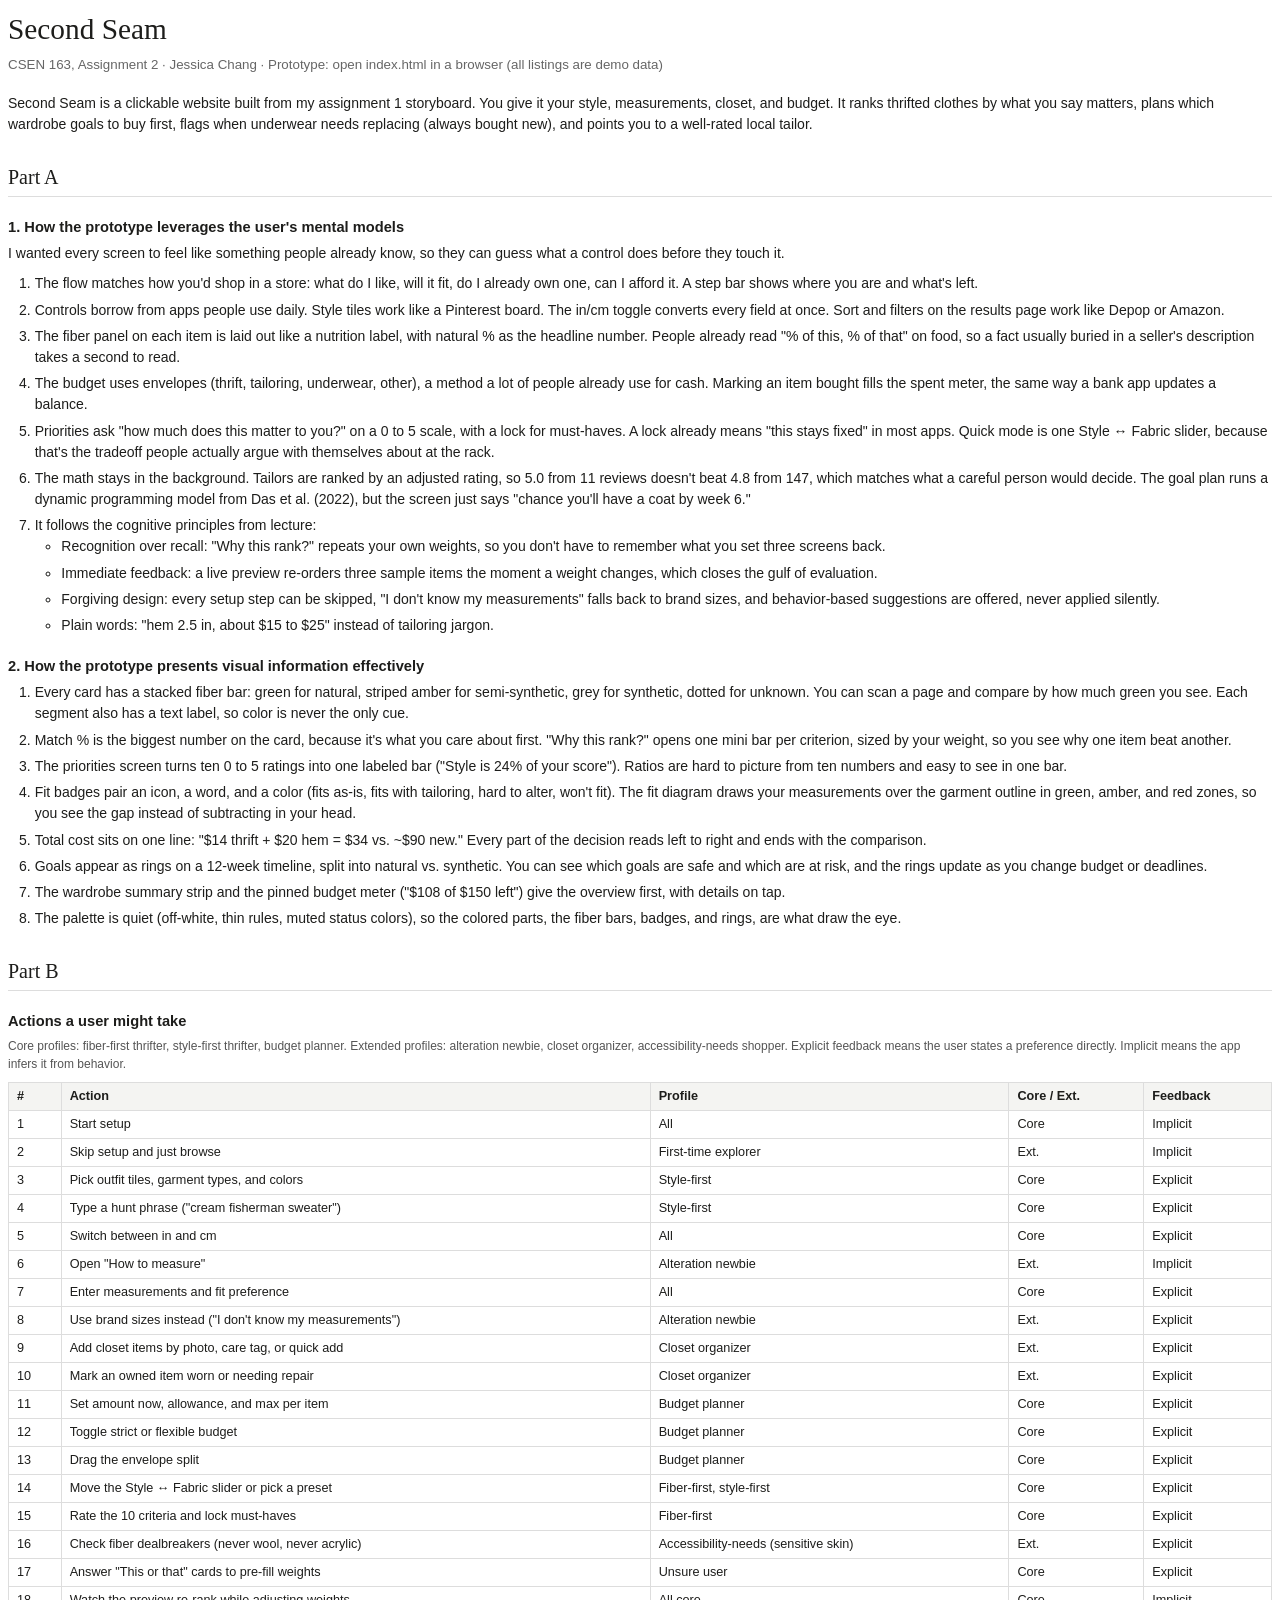
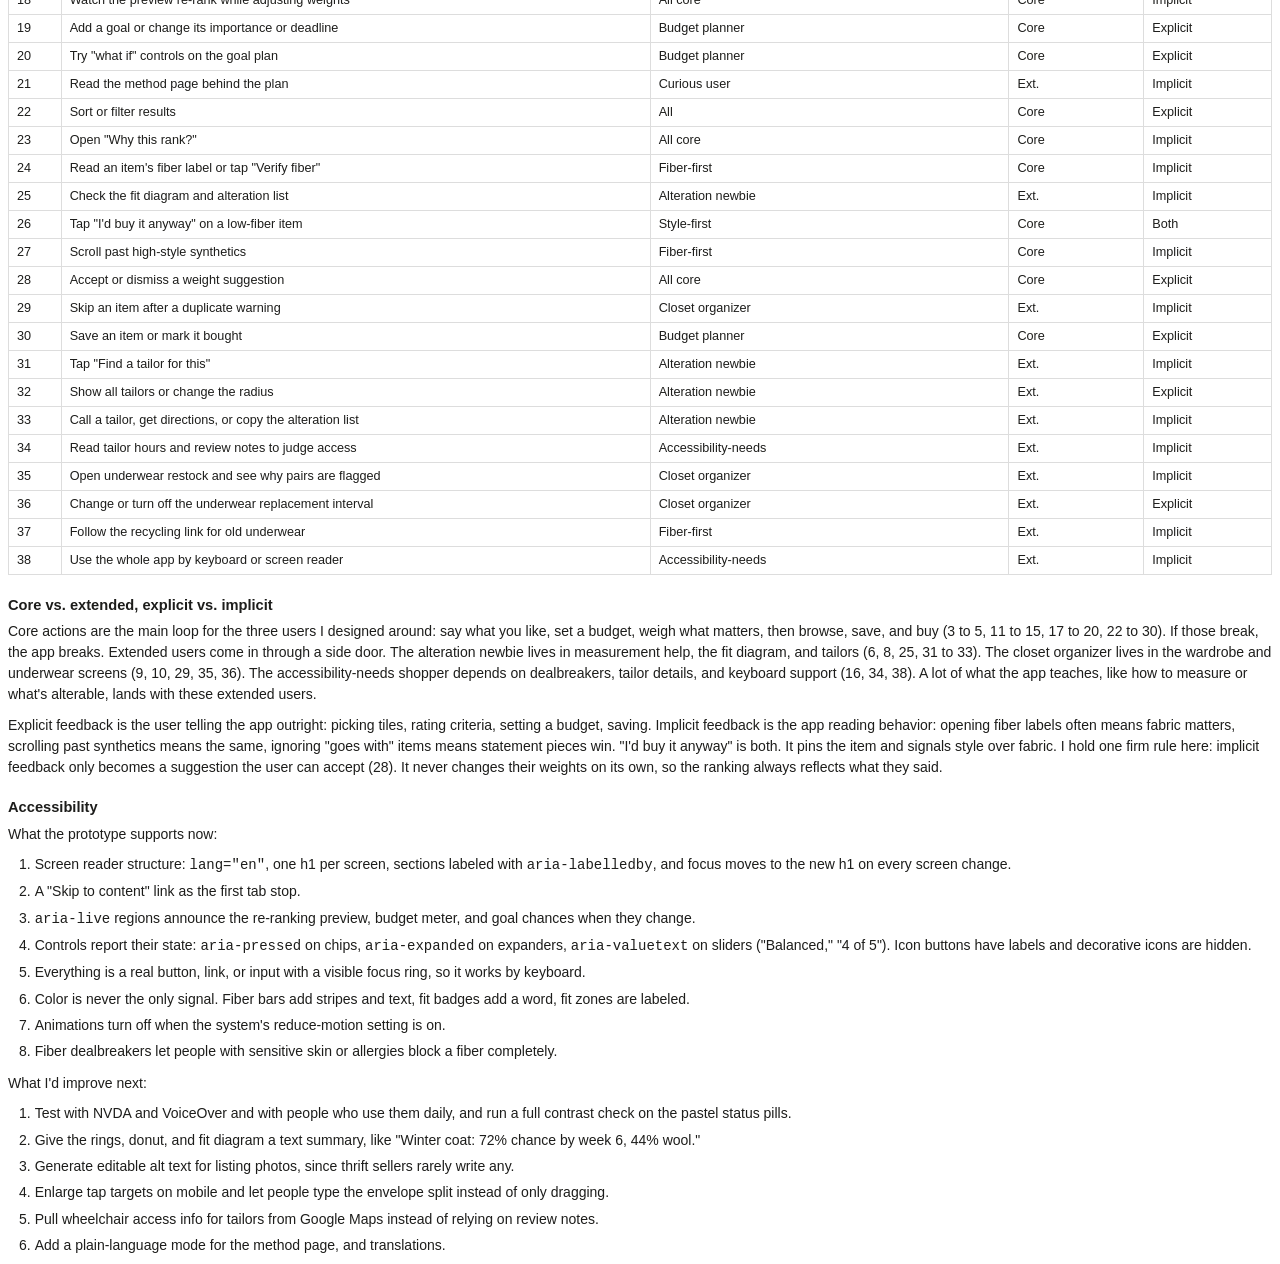
<file: A2_writeup.html>
<!doctype html>
<html lang="en">
<head>
<meta charset="utf-8">
<title>Second Seam, Assignment 2 Write-up</title>
<style>
  @page { size: Letter; margin: 0.8in 0.85in; }
  body { font-family: "Segoe UI", Calibri, Arial, sans-serif; font-size: 10.5pt; line-height: 1.5; color: #1d1d1b; }
  h1 { font-family: Georgia, "Times New Roman", serif; font-weight: normal; font-size: 22pt; margin: 0 0 2pt; }
  .sub { color: #666; margin: 0 0 14pt; font-size: 10pt; }
  h2 { font-family: Georgia, serif; font-weight: normal; font-size: 15pt; border-bottom: 1px solid #ddd; padding-bottom: 3pt; margin: 20pt 0 8pt; }
  h3 { font-size: 11pt; margin: 14pt 0 4pt; }
  p { margin: 0 0 7pt; }
  ol, ul { margin: 0 0 8pt; padding-left: 20pt; }
  li { margin-bottom: 4pt; }
  table { border-collapse: collapse; width: 100%; font-size: 9.5pt; margin: 6pt 0 10pt; }
  th, td { border: 1px solid #ddd; padding: 3pt 6pt; text-align: left; vertical-align: top; }
  th { background: #f4f4f2; font-weight: 600; }
  tr { page-break-inside: avoid; }
  .note { font-size: 9pt; color: #555; }
</style>
</head>
<body>

<h1>Second Seam</h1>
<p class="sub">CSEN 163, Assignment 2 · Jessica Chang · Prototype: open index.html in a browser (all listings are demo data)</p>

<p>Second Seam is a clickable website built from my assignment 1 storyboard. You give it your style, measurements, closet, and budget. It ranks thrifted clothes by what you say matters, plans which wardrobe goals to buy first, flags when underwear needs replacing (always bought new), and points you to a well-rated local tailor.</p>

<h2>Part A</h2>

<h3>1. How the prototype leverages the user's mental models</h3>
<p>I wanted every screen to feel like something people already know, so they can guess what a control does before they touch it.</p>
<ol>
  <li>The flow matches how you'd shop in a store: what do I like, will it fit, do I already own one, can I afford it. A step bar shows where you are and what's left.</li>
  <li>Controls borrow from apps people use daily. Style tiles work like a Pinterest board. The in/cm toggle converts every field at once. Sort and filters on the results page work like Depop or Amazon.</li>
  <li>The fiber panel on each item is laid out like a nutrition label, with natural % as the headline number. People already read "% of this, % of that" on food, so a fact usually buried in a seller's description takes a second to read.</li>
  <li>The budget uses envelopes (thrift, tailoring, underwear, other), a method a lot of people already use for cash. Marking an item bought fills the spent meter, the same way a bank app updates a balance.</li>
  <li>Priorities ask "how much does this matter to you?" on a 0 to 5 scale, with a lock for must-haves. A lock already means "this stays fixed" in most apps. Quick mode is one Style ↔ Fabric slider, because that's the tradeoff people actually argue with themselves about at the rack.</li>
  <li>The math stays in the background. Tailors are ranked by an adjusted rating, so 5.0 from 11 reviews doesn't beat 4.8 from 147, which matches what a careful person would decide. The goal plan runs a dynamic programming model from Das et al. (2022), but the screen just says "chance you'll have a coat by week 6."</li>
  <li>It follows the cognitive principles from lecture:
    <ul>
      <li>Recognition over recall: "Why this rank?" repeats your own weights, so you don't have to remember what you set three screens back.</li>
      <li>Immediate feedback: a live preview re-orders three sample items the moment a weight changes, which closes the gulf of evaluation.</li>
      <li>Forgiving design: every setup step can be skipped, "I don't know my measurements" falls back to brand sizes, and behavior-based suggestions are offered, never applied silently.</li>
      <li>Plain words: "hem 2.5 in, about $15 to $25" instead of tailoring jargon.</li>
    </ul>
  </li>
</ol>

<h3>2. How the prototype presents visual information effectively</h3>
<ol>
  <li>Every card has a stacked fiber bar: green for natural, striped amber for semi-synthetic, grey for synthetic, dotted for unknown. You can scan a page and compare by how much green you see. Each segment also has a text label, so color is never the only cue.</li>
  <li>Match % is the biggest number on the card, because it's what you care about first. "Why this rank?" opens one mini bar per criterion, sized by your weight, so you see why one item beat another.</li>
  <li>The priorities screen turns ten 0 to 5 ratings into one labeled bar ("Style is 24% of your score"). Ratios are hard to picture from ten numbers and easy to see in one bar.</li>
  <li>Fit badges pair an icon, a word, and a color (fits as-is, fits with tailoring, hard to alter, won't fit). The fit diagram draws your measurements over the garment outline in green, amber, and red zones, so you see the gap instead of subtracting in your head.</li>
  <li>Total cost sits on one line: "$14 thrift + $20 hem = $34 vs. ~$90 new." Every part of the decision reads left to right and ends with the comparison.</li>
  <li>Goals appear as rings on a 12-week timeline, split into natural vs. synthetic. You can see which goals are safe and which are at risk, and the rings update as you change budget or deadlines.</li>
  <li>The wardrobe summary strip and the pinned budget meter ("$108 of $150 left") give the overview first, with details on tap.</li>
  <li>The palette is quiet (off-white, thin rules, muted status colors), so the colored parts, the fiber bars, badges, and rings, are what draw the eye.</li>
</ol>

<h2>Part B</h2>

<h3>Actions a user might take</h3>
<p class="note">Core profiles: fiber-first thrifter, style-first thrifter, budget planner. Extended profiles: alteration newbie, closet organizer, accessibility-needs shopper. Explicit feedback means the user states a preference directly. Implicit means the app infers it from behavior.</p>

<table>
<thead><tr><th>#</th><th>Action</th><th>Profile</th><th>Core / Ext.</th><th>Feedback</th></tr></thead>
<tbody>
<tr><td>1</td><td>Start setup</td><td>All</td><td>Core</td><td>Implicit</td></tr>
<tr><td>2</td><td>Skip setup and just browse</td><td>First-time explorer</td><td>Ext.</td><td>Implicit</td></tr>
<tr><td>3</td><td>Pick outfit tiles, garment types, and colors</td><td>Style-first</td><td>Core</td><td>Explicit</td></tr>
<tr><td>4</td><td>Type a hunt phrase ("cream fisherman sweater")</td><td>Style-first</td><td>Core</td><td>Explicit</td></tr>
<tr><td>5</td><td>Switch between in and cm</td><td>All</td><td>Core</td><td>Explicit</td></tr>
<tr><td>6</td><td>Open "How to measure"</td><td>Alteration newbie</td><td>Ext.</td><td>Implicit</td></tr>
<tr><td>7</td><td>Enter measurements and fit preference</td><td>All</td><td>Core</td><td>Explicit</td></tr>
<tr><td>8</td><td>Use brand sizes instead ("I don't know my measurements")</td><td>Alteration newbie</td><td>Ext.</td><td>Explicit</td></tr>
<tr><td>9</td><td>Add closet items by photo, care tag, or quick add</td><td>Closet organizer</td><td>Ext.</td><td>Explicit</td></tr>
<tr><td>10</td><td>Mark an owned item worn or needing repair</td><td>Closet organizer</td><td>Ext.</td><td>Explicit</td></tr>
<tr><td>11</td><td>Set amount now, allowance, and max per item</td><td>Budget planner</td><td>Core</td><td>Explicit</td></tr>
<tr><td>12</td><td>Toggle strict or flexible budget</td><td>Budget planner</td><td>Core</td><td>Explicit</td></tr>
<tr><td>13</td><td>Drag the envelope split</td><td>Budget planner</td><td>Core</td><td>Explicit</td></tr>
<tr><td>14</td><td>Move the Style ↔ Fabric slider or pick a preset</td><td>Fiber-first, style-first</td><td>Core</td><td>Explicit</td></tr>
<tr><td>15</td><td>Rate the 10 criteria and lock must-haves</td><td>Fiber-first</td><td>Core</td><td>Explicit</td></tr>
<tr><td>16</td><td>Check fiber dealbreakers (never wool, never acrylic)</td><td>Accessibility-needs (sensitive skin)</td><td>Ext.</td><td>Explicit</td></tr>
<tr><td>17</td><td>Answer "This or that" cards to pre-fill weights</td><td>Unsure user</td><td>Core</td><td>Explicit</td></tr>
<tr><td>18</td><td>Watch the preview re-rank while adjusting weights</td><td>All core</td><td>Core</td><td>Implicit</td></tr>
<tr><td>19</td><td>Add a goal or change its importance or deadline</td><td>Budget planner</td><td>Core</td><td>Explicit</td></tr>
<tr><td>20</td><td>Try "what if" controls on the goal plan</td><td>Budget planner</td><td>Core</td><td>Explicit</td></tr>
<tr><td>21</td><td>Read the method page behind the plan</td><td>Curious user</td><td>Ext.</td><td>Implicit</td></tr>
<tr><td>22</td><td>Sort or filter results</td><td>All</td><td>Core</td><td>Explicit</td></tr>
<tr><td>23</td><td>Open "Why this rank?"</td><td>All core</td><td>Core</td><td>Implicit</td></tr>
<tr><td>24</td><td>Read an item's fiber label or tap "Verify fiber"</td><td>Fiber-first</td><td>Core</td><td>Implicit</td></tr>
<tr><td>25</td><td>Check the fit diagram and alteration list</td><td>Alteration newbie</td><td>Ext.</td><td>Implicit</td></tr>
<tr><td>26</td><td>Tap "I'd buy it anyway" on a low-fiber item</td><td>Style-first</td><td>Core</td><td>Both</td></tr>
<tr><td>27</td><td>Scroll past high-style synthetics</td><td>Fiber-first</td><td>Core</td><td>Implicit</td></tr>
<tr><td>28</td><td>Accept or dismiss a weight suggestion</td><td>All core</td><td>Core</td><td>Explicit</td></tr>
<tr><td>29</td><td>Skip an item after a duplicate warning</td><td>Closet organizer</td><td>Ext.</td><td>Implicit</td></tr>
<tr><td>30</td><td>Save an item or mark it bought</td><td>Budget planner</td><td>Core</td><td>Explicit</td></tr>
<tr><td>31</td><td>Tap "Find a tailor for this"</td><td>Alteration newbie</td><td>Ext.</td><td>Implicit</td></tr>
<tr><td>32</td><td>Show all tailors or change the radius</td><td>Alteration newbie</td><td>Ext.</td><td>Explicit</td></tr>
<tr><td>33</td><td>Call a tailor, get directions, or copy the alteration list</td><td>Alteration newbie</td><td>Ext.</td><td>Implicit</td></tr>
<tr><td>34</td><td>Read tailor hours and review notes to judge access</td><td>Accessibility-needs</td><td>Ext.</td><td>Implicit</td></tr>
<tr><td>35</td><td>Open underwear restock and see why pairs are flagged</td><td>Closet organizer</td><td>Ext.</td><td>Implicit</td></tr>
<tr><td>36</td><td>Change or turn off the underwear replacement interval</td><td>Closet organizer</td><td>Ext.</td><td>Explicit</td></tr>
<tr><td>37</td><td>Follow the recycling link for old underwear</td><td>Fiber-first</td><td>Ext.</td><td>Implicit</td></tr>
<tr><td>38</td><td>Use the whole app by keyboard or screen reader</td><td>Accessibility-needs</td><td>Ext.</td><td>Implicit</td></tr>
</tbody>
</table>

<h3>Core vs. extended, explicit vs. implicit</h3>
<p>Core actions are the main loop for the three users I designed around: say what you like, set a budget, weigh what matters, then browse, save, and buy (3 to 5, 11 to 15, 17 to 20, 22 to 30). If those break, the app breaks. Extended users come in through a side door. The alteration newbie lives in measurement help, the fit diagram, and tailors (6, 8, 25, 31 to 33). The closet organizer lives in the wardrobe and underwear screens (9, 10, 29, 35, 36). The accessibility-needs shopper depends on dealbreakers, tailor details, and keyboard support (16, 34, 38). A lot of what the app teaches, like how to measure or what's alterable, lands with these extended users.</p>
<p>Explicit feedback is the user telling the app outright: picking tiles, rating criteria, setting a budget, saving. Implicit feedback is the app reading behavior: opening fiber labels often means fabric matters, scrolling past synthetics means the same, ignoring "goes with" items means statement pieces win. "I'd buy it anyway" is both. It pins the item and signals style over fabric. I hold one firm rule here: implicit feedback only becomes a suggestion the user can accept (28). It never changes their weights on its own, so the ranking always reflects what they said.</p>

<h3>Accessibility</h3>
<p>What the prototype supports now:</p>
<ol>
  <li>Screen reader structure: <code>lang="en"</code>, one h1 per screen, sections labeled with <code>aria-labelledby</code>, and focus moves to the new h1 on every screen change.</li>
  <li>A "Skip to content" link as the first tab stop.</li>
  <li><code>aria-live</code> regions announce the re-ranking preview, budget meter, and goal chances when they change.</li>
  <li>Controls report their state: <code>aria-pressed</code> on chips, <code>aria-expanded</code> on expanders, <code>aria-valuetext</code> on sliders ("Balanced," "4 of 5"). Icon buttons have labels and decorative icons are hidden.</li>
  <li>Everything is a real button, link, or input with a visible focus ring, so it works by keyboard.</li>
  <li>Color is never the only signal. Fiber bars add stripes and text, fit badges add a word, fit zones are labeled.</li>
  <li>Animations turn off when the system's reduce-motion setting is on.</li>
  <li>Fiber dealbreakers let people with sensitive skin or allergies block a fiber completely.</li>
</ol>
<p>What I'd improve next:</p>
<ol>
  <li>Test with NVDA and VoiceOver and with people who use them daily, and run a full contrast check on the pastel status pills.</li>
  <li>Give the rings, donut, and fit diagram a text summary, like "Winter coat: 72% chance by week 6, 44% wool."</li>
  <li>Generate editable alt text for listing photos, since thrift sellers rarely write any.</li>
  <li>Enlarge tap targets on mobile and let people type the envelope split instead of only dragging.</li>
  <li>Pull wheelchair access info for tailors from Google Maps instead of relying on review notes.</li>
  <li>Add a plain-language mode for the method page, and translations.</li>
</ol>

</body>
</html>
</file>
<file: style.css>
/* Second Seam
   Quiet and editorial, like a well kept workspace document.
   Warm paper and ink, hairline rules, and color only where it means something:
   sage, butter, blush and olive for fit, fiber and budget states.
   Geist for reading and UI, Newsreader for headings, Geist Mono for labels and figures. */

:root {
  --paper: #FAF7F0;          /* ivory canvas */
  --paper-deep: #F4EBDD;     /* parchment fills */
  --vellum: #FAF3E6;         /* oatmilk card surface */
  --how-card: #F0E3D2;
  --linen: #F0E3D2;          /* tracks and empty bars */
  --rule: #E6DCCB;
  --rule-strong: #C6B89A;    /* form fields only */
  --ink: #211D18;
  --ink-soft: #443B30;
  --ink-faint: #7B6B56;

  /* Soft palette fills; text variants keep status labels readable. */
  --clay: #C9A39A;
  --clay-text: #713E36;
  --clay-pale: #F4EBDD;
  --sage: #859E74;
  --sage-text: #34452D;
  --sage-pale: #E8ECDD;
  --blue: #C6B89A;
  --blue-text: #5D4D3B;
  --blue-pale: #F0E3D2;
  --amber: #E9D3A5;
  --amber-pale: #FAF3E6;
  --amber-text: #684E24;
  --madder: #9D5147;
  --gold: #B79B5C;
  --synthetic: #C6B89A;

  --ok: var(--sage);
  --ok-text: var(--sage-text);
  --ok-pale: var(--sage-pale);
  --alter: var(--amber);
  --alter-text: var(--amber-text);
  --alter-pale: var(--amber-pale);
  --hard: var(--clay);
  --hard-text: var(--clay-text);
  --hard-pale: var(--clay-pale);
  --no: var(--madder);
  --no-text: var(--madder);

  --on-accent: #ffffff;
  --accent: #7B6B56;
  --accent-hover: #6B5D4A;
  --focus: var(--blue-text);
  --scrim: rgb(17 17 17 / .28);
  --shadow: 0 2px 8px rgb(0 0 0 / .04);
  --glow: rgb(214 186 140 / .09);

  --font-head: "Geist", "SF Pro Display", "Helvetica Neue", system-ui, sans-serif;
  --font-body: "Geist", "SF Pro Display", "Helvetica Neue", system-ui, sans-serif;
  --font-serif: "Newsreader", "Lyon Text", Georgia, serif;
  --font-mono: "Geist Mono", "SF Mono", "JetBrains Mono", ui-monospace, monospace;

  --step--1: .6875rem;
  --step-0: 1rem;
  --step-1: 1.125rem;
  --step-2: clamp(2rem, 1.5rem + 1.8vw, 2.875rem);
  --step-3: clamp(2.75rem, 1.6rem + 4.4vw, 5.25rem);

  --radius: 12px;
  --radius-sm: 8px;
  --radius-xs: 6px;

  --measure: 62ch;
  --wrap: 1200px;
  --ease: cubic-bezier(.16, 1, .3, 1);
  --stitch: linear-gradient(var(--rule), var(--rule));
  --stitch-gold: linear-gradient(var(--rule), var(--rule));
  --tabbar-h: 0px;
  color-scheme: light;
}

:root[data-theme="dark"] {
  --paper: #241F19;
  --paper-deep: #30281F;
  --vellum: #2A241D;
  --how-card: #383025;
  --linen: #3A3126;
  --rule: #463B2D;
  --rule-strong: #665640;
  --ink: #F4EBDD;
  --ink-soft: #E0D2BC;
  --ink-faint: #B7A58A;
  --clay-text: #E1B7AC;
  --clay-pale: #49302B;
  --sage-text: #B6C8A7;
  --sage-pale: #303B2B;
  --blue-text: #D0C2A5;
  --blue-pale: #40372B;
  --amber-pale: #493D27;
  --amber-text: #E9D3A5;
  --madder: #E1A39A;
  --synthetic: #75664F;
  --no-text: #E1A39A;
  --on-accent: #211D18;
  --accent: #B79B5C;
  --accent-hover: #C6A965;
  --focus: #E9D3A5;
  --scrim: rgb(0 0 0 / .6);
  --shadow: 0 2px 8px rgb(0 0 0 / .25);
  --glow: rgb(214 186 140 / .035);
  color-scheme: dark;
}
@media (prefers-color-scheme: dark) {
  :root:not([data-theme="light"]) {
    --paper: #241F19;
    --paper-deep: #30281F;
    --vellum: #2A241D;
    --how-card: #383025;
    --linen: #3A3126;
    --rule: #463B2D;
    --rule-strong: #665640;
    --ink: #F4EBDD;
    --ink-soft: #E0D2BC;
    --ink-faint: #B7A58A;
    --clay-text: #E1B7AC;
    --clay-pale: #49302B;
    --sage-text: #B6C8A7;
    --sage-pale: #303B2B;
    --blue-text: #D0C2A5;
    --blue-pale: #40372B;
    --amber-pale: #493D27;
    --amber-text: #E9D3A5;
    --madder: #E1A39A;
    --synthetic: #75664F;
    --no-text: #E1A39A;
    --on-accent: #211D18;
    --accent: #B79B5C;
    --accent-hover: #C6A965;
    --focus: #E9D3A5;
    --scrim: rgb(0 0 0 / .6);
    --shadow: 0 2px 8px rgb(0 0 0 / .25);
    --glow: rgb(214 186 140 / .035);
    color-scheme: dark;
  }
}


*, *::before, *::after { box-sizing: border-box; }
html {
  -webkit-text-size-adjust: 100%;
  scroll-padding-top: 6rem;
  background: var(--paper);
}
body {
  margin: 0;
  min-height: 100dvh;
  color: var(--ink);
  background-color: var(--paper);
  font-family: var(--font-body);
  font-size: var(--step-0);
  line-height: 1.6;
  letter-spacing: -.005em;
  -webkit-font-smoothing: antialiased;
  text-rendering: optimizeLegibility;
  font-variant-numeric: lining-nums;
  padding-bottom: var(--tabbar-h);
  transition: background-color .35s ease, color .35s ease;
}
/* one warm light spot drifting very slowly behind everything */
body::before {
  content: "";
  position: fixed;
  top: -20vmax;
  left: -10vmax;
  width: 70vmax;
  height: 70vmax;
  z-index: 0;
  pointer-events: none;
  background: radial-gradient(closest-side, var(--glow), transparent);
  animation: drift 32s ease-in-out infinite alternate;
}
@keyframes drift { from { transform: translate3d(0, 0, 0); } to { transform: translate3d(40vw, 30vh, 0); } }
::selection { background: var(--blue-pale); color: var(--ink); }
img, svg { max-width: 100%; }
[hidden] { display: none !important; }
button, input, select, textarea { font: inherit; color: inherit; }
button, a, label, summary { touch-action: manipulation; -webkit-tap-highlight-color: transparent; }
.svg-defs { position: absolute; width: 0; height: 0; overflow: hidden; }
.visually-hidden {
  position: absolute !important; width: 1px; height: 1px; padding: 0; margin: -1px;
  overflow: hidden; clip: rect(0 0 0 0); white-space: nowrap; border: 0;
}

.wrap {
  position: relative;
  z-index: 1;
  max-width: var(--wrap);
  margin-inline: auto;
  padding-left: max(16px, env(safe-area-inset-left, 0px));
  padding-right: max(16px, env(safe-area-inset-right, 0px));
}
@media (min-width: 760px) {
  .wrap { padding-left: max(40px, env(safe-area-inset-left, 0px)); padding-right: max(40px, env(safe-area-inset-right, 0px)); }
}

a { color: inherit; text-decoration-color: var(--rule-strong); text-decoration-thickness: 1px; text-underline-offset: .22em; transition: text-decoration-color .2s ease, color .2s ease; }
a:hover { text-decoration-color: currentColor; }
:focus-visible { outline: 2px solid var(--focus); outline-offset: 3px; }
main:focus, h1:focus { outline: none; }

.skip {
  position: absolute; left: 16px; top: -100px; z-index: 60;
  background: var(--accent); color: var(--on-accent);
  padding: .5rem 1rem; font-family: var(--font-head); font-size: .875rem;
}
.skip:focus { top: calc(env(safe-area-inset-top, 0px) + 12px); }

/* small mono capitals for meta data */
.label, .field-label, .block-title, legend.block-title {
  font-family: var(--font-mono);
  font-weight: 500;
  font-size: var(--step--1);
  letter-spacing: .08em;
  text-transform: uppercase;
  line-height: 1.5;
  margin: 0;
}
.label { color: var(--ink-faint); }
.block-title { color: var(--ink); display: flex; flex-wrap: wrap; align-items: baseline; gap: .25rem 1rem; padding: 0; }
.field-label { color: var(--ink-faint); }
legend.block-title { margin-bottom: .9rem; }
.opt, .count { font-family: var(--font-body); font-size: .875rem; letter-spacing: 0; text-transform: none; color: var(--ink-faint); font-weight: 400; }

h1, h2, h3 { font-family: var(--font-head); font-weight: 500; letter-spacing: -.015em; text-wrap: balance; color: var(--ink); }
h1, .section-title, .paper-sec h2, .sheet-head h2 { font-family: var(--font-serif); font-weight: 400; letter-spacing: -.03em; line-height: 1.1; }
h1 em, h2 em { font-family: var(--font-serif); font-style: italic; font-weight: 400; color: var(--ink-faint); letter-spacing: -.02em; }

kbd {
  font-family: var(--font-mono); font-size: .8em;
  padding: .1em .45em;
  border: 1px solid var(--rule); border-bottom-width: 2px; border-radius: 4px;
  background: var(--paper-deep); color: var(--ink-soft);
}

/* surfaces: one hairline, crisp corners, almost no shadow */
.plate, .card, .w-card, .goal-card, .ledger, .preview, .tailor, .rec, .s-item, .m-field,
.quick-add, .envelopes, .plan-controls, .tot, .job, .job-empty, .pending-card, .recycle, .banner,
.map-card, .summary-strip, .plan-ledger, .verify, .eq, .vec-final, .why, .saved-empty,
.flag-list li, .alt-list li, .preview-list li, .add-way, .choice-card > span, .tile-face, .tot-opts button {
  border-radius: var(--radius);
}
.flag-list li, .alt-list li, .preview-list li, .why, .tot-opts button, .choice-card > span, .add-way, .s-item { border-radius: var(--radius-sm); }
.card, .goal-card, .tailor, .rec, .tile-face, .w-card, .s-item { transition: border-color .2s ease, box-shadow .2s ease, opacity .3s ease; }
.card:hover, .goal-card:hover, .tailor:hover, .rec:hover, .w-card:hover { box-shadow: var(--shadow); }
.card, .w-card, .tile-face, .plate, .summary-strip, .plan-ledger { overflow: hidden; }

/* ---------- buttons ---------- */
.btn {
  display: inline-flex; align-items: center; justify-content: center; gap: .55rem;
  min-height: 44px;
  padding: .6rem 1.25rem;
  border: 1px solid var(--accent);
  border-radius: var(--radius-xs);
  font-family: var(--font-head);
  font-size: .875rem;
  font-weight: 500;
  letter-spacing: -.005em;
  text-decoration: none;
  cursor: pointer;
  white-space: nowrap;
  transition: background-color .2s ease, color .2s ease, border-color .2s ease, transform .15s var(--ease);
}
.btn:active { transform: scale(.98); }
.btn-solid { background: var(--accent); color: var(--on-accent); }
.btn-solid:hover { background: var(--accent-hover); border-color: var(--accent-hover); }
.btn-quiet { background: var(--vellum); color: var(--ink); border-color: var(--rule); }
.btn-quiet:hover { border-color: var(--rule-strong); background: var(--paper-deep); }
.btn-clay { background: var(--clay-text); border-color: var(--clay-text); color: #fff; }
.btn-clay:hover { background: color-mix(in srgb, var(--clay-text) 85%, #000); }
.btn-small { min-height: 36px; padding: .35rem .85rem; font-size: .8125rem; }
.btn-block { width: 100%; }
.btn[disabled], .btn[aria-disabled="true"] { opacity: .45; cursor: not-allowed; }

.text-link {
  font-family: var(--font-body);
  font-size: .9rem;
  color: var(--ink-soft);
  background: none;
  border: 0;
  padding: .55rem 0;
  min-height: 44px;
  display: inline-flex;
  align-items: center;
  cursor: pointer;
  text-decoration: underline;
  text-decoration-color: var(--rule-strong);
  text-decoration-thickness: 1px;
  text-underline-offset: .28em;
  transition: color .2s ease, text-decoration-color .2s ease;
}
.text-link:hover { color: var(--ink); text-decoration-color: currentColor; }

.chip-btn {
  min-height: 40px;
  padding: .35rem .95rem;
  border: 1px solid var(--rule);
  background: var(--vellum);
  font-family: var(--font-body);
  font-size: .875rem;
  color: var(--ink-soft);
  cursor: pointer;
  border-radius: 999px;
  transition: border-color .2s ease, color .2s ease, background-color .2s ease;
}
.chip-btn:hover { border-color: var(--rule-strong); color: var(--ink); }
.chip-btn[aria-pressed="true"] { border-color: var(--ink); color: var(--on-accent); background: var(--ink); }

.icon-btn {
  width: 44px; height: 44px;
  display: inline-grid; place-items: center;
  border: 1px solid transparent;
  background: transparent;
  color: var(--ink-soft);
  cursor: pointer;
  transition: border-color .2s ease, color .2s ease;
}
.icon-btn:hover { background: var(--paper-deep); color: var(--ink); }
.icon-btn { border-radius: var(--radius-xs); }
.icon-btn svg { width: 18px; height: 18px; }

/* ---------- masthead ---------- */
.topbar {
  position: sticky;
  top: 0;
  z-index: 30;
  padding-top: env(safe-area-inset-top, 0px);
  background: color-mix(in srgb, var(--paper) 82%, transparent);
  -webkit-backdrop-filter: saturate(1.4) blur(12px);
  backdrop-filter: saturate(1.4) blur(12px);
}
.topbar::after {
  content: ""; position: absolute; left: 0; right: 0; bottom: 0; height: 1px;
  background: var(--stitch);
  opacity: 0;
  transition: opacity .3s ease;
}
.topbar.is-scrolled::after { opacity: 1; }
.masthead { display: flex; align-items: center; gap: .5rem 1.75rem; min-height: 4.25rem; }
.mark {
  display: inline-flex; align-items: center; gap: .6rem;
  text-decoration: none;
  font-family: var(--font-serif);
  font-weight: 400;
  font-size: 1.25rem;
  letter-spacing: -.02em;
  white-space: nowrap;
}
.monogram { width: 1.9rem; height: 1.9rem; color: var(--ink); flex: none; }
.primary-nav { margin-left: auto; min-width: 0; }
.primary-nav ul { display: flex; gap: .25rem; list-style: none; margin: 0; padding: 0; }
.primary-nav a {
  display: inline-flex; align-items: center; gap: .35rem;
  padding: .45rem .7rem;
  border: 1px solid transparent;
  border-radius: var(--radius-xs);
  font-family: var(--font-body);
  font-size: .875rem;
  color: var(--ink-faint);
  text-decoration: none;
  white-space: nowrap;
  transition: color .2s ease, background-color .2s ease, border-color .2s ease, box-shadow .2s ease;
}
.primary-nav a:hover, .primary-nav a:focus-visible {
  color: var(--ink); background: var(--paper-deep);
  border-color: color-mix(in srgb, var(--clay) 78%, var(--ink));
  box-shadow: 0 0 0 2px color-mix(in srgb, var(--clay) 18%, transparent);
}
.primary-nav a[aria-current="page"] { color: var(--ink); background: var(--linen); }
.primary-nav .setup-menu { position: relative; }
.primary-nav .setup-menu-list {
  position: absolute; top: 100%; left: 0; z-index: 35;
  display: grid; gap: .2rem; min-width: 13.5rem; margin: 0; padding: .45rem;
  list-style: none; border: 1px solid var(--rule-strong); border-radius: var(--radius-xs);
  background: var(--vellum); box-shadow: var(--shadow);
  opacity: 0; visibility: hidden; transform: translateY(-.25rem);
  transition: opacity .16s ease, transform .16s ease, visibility .16s;
}
.primary-nav .setup-menu:hover > .setup-menu-list,
.primary-nav .setup-menu:focus-within > .setup-menu-list {
  opacity: 1; visibility: visible; transform: none;
}
.primary-nav .setup-menu-list a { width: 100%; }
.primary-nav .setup-menu-list .step-no { min-width: 1.5rem; }
.nav-count {
  font-family: var(--font-mono); font-size: .625rem;
  min-width: 1.3rem; height: 1.3rem; padding: 0 .3rem;
  display: inline-grid; place-items: center;
  border-radius: 999px; background: var(--ink); color: var(--paper);
}
.nav-count:empty { display: none; }

.budget-pill {
  display: inline-grid;
  gap: .3rem;
  min-height: 44px;
  align-content: center;
  padding: .3rem .85rem;
  border: 1px solid var(--rule);
  border-radius: var(--radius-sm);
  background: var(--vellum);
  text-decoration: none;
  transition: border-color .2s ease;
}
.budget-pill:hover { border-color: var(--rule-strong); }
.budget-pill-text { font-family: var(--font-mono); font-size: .6875rem; letter-spacing: 0; white-space: nowrap; font-variant-numeric: tabular-nums; }
.budget-pill-bar { display: block; height: 3px; border-radius: 2px; background: var(--linen); overflow: hidden; }
.budget-pill-bar span { display: block; height: 100%; background: var(--sage); transform-origin: left; transition: transform .5s var(--ease); }
.theme-btn {
  width: 44px; height: 44px; display: inline-grid; place-items: center;
  border: 1px solid transparent; background: transparent; color: var(--ink-soft); cursor: pointer;
  transition: border-color .2s ease, color .2s ease;
}
.theme-btn:hover { background: var(--paper-deep); color: var(--ink); }
.theme-btn { border-radius: var(--radius-xs); }
.theme-btn svg { width: 16px; height: 16px; }
.theme-btn .icon-sun, [data-theme="dark"] .theme-btn .icon-moon { display: none; }
[data-theme="dark"] .theme-btn .icon-sun { display: block; }
@media (prefers-color-scheme: dark) {
  :root:not([data-theme="light"]) .theme-btn .icon-moon { display: none; }
  :root:not([data-theme="light"]) .theme-btn .icon-sun { display: block; }

}

@media (max-width: 1020px) {
  .primary-nav { display: none; }
  .budget-pill { margin-left: auto; }
}
@media (max-width: 420px) {
  .mark span { display: none; }
}

/* compact tab bar on small screens */
.tabbar { display: none; }
@media (max-width: 1020px) {
  :root { --tabbar-h: calc(62px + env(safe-area-inset-bottom, 0px)); }
  .tabbar {
    position: fixed; left: 0; right: 0; bottom: 0; z-index: 30;
    display: grid; grid-template-columns: repeat(5, 1fr);
    height: var(--tabbar-h);
    padding-bottom: env(safe-area-inset-bottom, 0px);
    background: color-mix(in srgb, var(--paper) 94%, transparent);
    -webkit-backdrop-filter: blur(10px);
    backdrop-filter: blur(10px);
    border-top: 1px solid var(--rule);
  }
  .tabbar a {
    display: grid; justify-items: center; align-content: center; gap: .15rem;
    min-height: 44px;
    text-decoration: none;
    font-family: var(--font-head); font-size: .6875rem; letter-spacing: 0;
    color: var(--ink-faint);
  }
  .tabbar a span { display: inline-flex; gap: .25rem; align-items: center; }
  .tabbar svg { width: 20px; height: 20px; }
  .tabbar a[aria-current="page"] { color: var(--ink); }
  .tabbar a[aria-current="page"] svg { color: var(--ink); }
  .tabbar svg * { stroke-width: 1.7; }
  .tabbar .nav-count { min-width: 1.05rem; height: 1.05rem; font-size: .5625rem; }
}

/* ---------- stepper ---------- */
.stepper {
  list-style: none;
  margin: 1rem 0 0;
  padding: 0;
  display: flex;
  gap: 0;
  overflow-x: auto;
  scrollbar-width: none;
  position: relative;
}
.stepper::-webkit-scrollbar { display: none; }
.stepper li { flex: 1 0 auto; position: relative; }
.stepper a {
  display: flex; align-items: baseline; gap: .5rem;
  min-height: 44px;
  padding: .6rem .9rem .7rem 0;
  text-decoration: none;
  color: var(--ink-faint);
  font-family: var(--font-head);
  font-size: .8125rem;
  white-space: nowrap;
  border-bottom: 1px solid var(--rule);
  transition: color .2s ease;
}
.stepper a:hover { color: var(--ink); }
.stepper a:hover, .stepper a:focus-visible {
  color: var(--ink);
  border-bottom-color: color-mix(in srgb, var(--clay) 78%, var(--ink));
  box-shadow: inset 0 -2px 0 color-mix(in srgb, var(--clay) 78%, var(--ink));
}
.step-no { font-family: var(--font-mono); font-size: .6875rem; color: var(--ink-faint); }
.stepper a[aria-current="step"] { color: var(--ink); box-shadow: inset 0 -1px 0 var(--ink); }
.stepper a.is-done { color: var(--ink-soft); }
.stepper a.is-done .step-no::after { content: " ✓"; color: var(--sage-text); }
@media (max-width: 640px) { .stepper .step-name { display: none; } .stepper li:has([aria-current="step"]) .step-name { display: inline; } }

/* ---------- screens ---------- */
main { min-height: 60vh; }
.screen { padding-block: clamp(2.5rem, 6vw, 5rem) 0; animation: screen-in .6s var(--ease) both; }
@keyframes screen-in { from { opacity: 0; transform: translateY(8px); } to { opacity: 1; transform: none; } }
.screen-head { display: grid; gap: 1rem; margin-bottom: clamp(2.5rem, 5vw, 4rem); max-width: 52rem; }
.screen-head.compact { margin-bottom: 1.25rem; }
.screen-head h1 { font-size: var(--step-2); line-height: 1.08; margin: 0; }
.lead { margin: 0; font-size: var(--step-1); line-height: 1.6; color: var(--ink-faint); max-width: 36em; text-wrap: pretty; }
.hint { margin: 0; font-size: .875rem; color: var(--ink-faint); text-wrap: pretty; line-height: 1.5; }
.block { margin: 0 0 clamp(2.75rem, 6vw, 4.5rem); padding: 0; border: 0; min-width: 0; display: grid; gap: 1rem; }
.grid-2 { display: grid; gap: 1.25rem 2rem; }
@media (min-width: 720px) { .grid-2 { grid-template-columns: repeat(2, minmax(0, 1fr)); } }
.grid-2.tight { gap: 1rem 1.25rem; }

.step-nav {
  display: flex; justify-content: space-between; align-items: center; gap: 1rem;
  margin-top: 1rem;
  padding-top: 1.5rem;
  position: relative;
}
.step-nav::before { content: ""; position: absolute; top: 0; left: 0; right: 0; height: 1px; background: var(--stitch); }

.status-line { margin: 0 0 1rem; font-size: .9rem; color: var(--sage-text); min-height: 1.4em; }
.method-note { margin: 2rem 0 0; max-width: var(--measure); font-size: .875rem; color: var(--ink-faint); line-height: 1.6; }

/* ---------- welcome ---------- */
.hero {
  display: grid;
  gap: 2.5rem 4.5rem;
  align-items: center;
  padding-block: clamp(1.5rem, 7vw, 6rem) clamp(4rem, 9vw, 8rem);
}
@media (min-width: 900px) { .hero { grid-template-columns: minmax(0, 1.25fr) minmax(0, .75fr); } }
.hero-text { display: grid; gap: 1.6rem; min-width: 0; }
.hero .label { display: inline-flex; align-items: center; gap: .55rem; justify-self: start; padding: .3rem .75rem; border: 1px solid var(--rule); border-radius: 999px; background: var(--vellum); }
.hero .label::before { content: ""; width: .45rem; height: .45rem; border-radius: 50%; background: var(--sage); flex: none; }
.hero h1 { font-size: var(--step-3); line-height: 1.02; margin: 0; letter-spacing: -.04em; }
.hero-actions { display: flex; flex-wrap: wrap; align-items: center; gap: 1rem 2rem; }

.plate {
  margin: 0;
  padding: clamp(.9rem, 2vw, 1.25rem) clamp(.9rem, 2vw, 1.25rem) .9rem;
  background: var(--vellum);
  border: 1px solid var(--rule);
  min-width: 0;
}
.plate figcaption, .map-card figcaption {
  margin-top: .8rem; padding-top: .7rem;
  border-top: 1px solid var(--rule); font-size: .8125rem; color: var(--ink-faint);
}
.plate-no { font-family: var(--font-mono); font-size: .625rem; letter-spacing: .08em; text-transform: uppercase; color: var(--ink); margin-right: .45rem; }
.hero-plate { justify-self: center; width: 100%; max-width: 380px; }
.hero-art { aspect-ratio: 4 / 5; border-radius: var(--radius-sm); background: radial-gradient(circle at 30% 25%, var(--vellum), var(--paper-deep) 70%); display: grid; place-items: center; position: relative; overflow: hidden; }
.hero-art svg { width: 78%; height: auto; }
.hero-art .hang { transform-origin: 50% 0; transform-box: fill-box; animation: sway 9s ease-in-out infinite; }
@keyframes sway { 0%, 100% { transform: rotate(-1.2deg); } 50% { transform: rotate(1.2deg); } }

.folio { display: grid; gap: 1rem 3.5rem; padding-block: 1.5rem 2rem; position: relative; }
.folio::before { content: ""; position: absolute; top: 0; left: 0; right: 0; height: 1px; background: var(--stitch); }
.folio > .label { padding-top: 2.5rem; }
/* bento: six steps, the first and last run wide */
.how { list-style: none; margin: 0; padding: 1.5rem 0 0; display: grid; grid-template-columns: repeat(auto-fit, minmax(min(100%, 22rem), 1fr)); grid-auto-rows: 1fr; gap: 1rem; counter-reset: how; }
.how li {
  border: 1px solid color-mix(in srgb, var(--ink) 10%, transparent); border-radius: 2px;
  background: var(--how-card);
  transition: border-color .2s ease, background-color .2s ease, transform .2s ease;
}
.how li:hover { border-color: color-mix(in srgb, var(--ink) 24%, transparent); transform: translateY(-2px); }
.how a { display: grid; gap: .55rem; align-content: start; height: 100%; padding: 1.6rem 1.75rem 1.8rem; color: inherit; text-decoration: none; border-radius: inherit; }
.how h2 { margin: 0; font-family: var(--font-serif); font-size: 1.3rem; line-height: 1.2; font-weight: 400; }
.how p { margin: 0; color: var(--ink-faint); font-size: .875rem; line-height: 1.6; }
.principles { list-style: none; margin: 0; padding: 1.5rem 0 0; display: grid; gap: 1.25rem 2.5rem; border-top: 1px solid var(--rule); color: var(--ink-faint); font-size: .9rem; line-height: 1.55; }
@media (min-width: 760px) { .principles { grid-template-columns: repeat(2, minmax(0, 1fr)); } }
@media (min-width: 1100px) { .principles { grid-template-columns: repeat(4, minmax(0, 1fr)); } }
.principles strong { display: block; font-family: var(--font-head); font-weight: 500; font-size: .9375rem; letter-spacing: -.01em; color: var(--ink); margin-bottom: .3rem; }

/* entrance */
.rise { animation: rise .6s var(--ease) both; }
.rise:nth-child(2) { animation-delay: .08s; }
.rise:nth-child(3) { animation-delay: .16s; }
.rise:nth-child(4) { animation-delay: .24s; }
.hero-plate.rise { animation-delay: .3s; animation-duration: .9s; }
@keyframes rise { from { opacity: 0; transform: translateY(12px); } to { opacity: 1; transform: none; } }
/* scroll entry, driven by main.js; new list items cascade by --index */
.reveal { opacity: 0; transform: translateY(12px); }
.reveal.is-in {
  opacity: 1; transform: none;
  transition: opacity .6s var(--ease), transform .6s var(--ease);
  transition-delay: calc(var(--index, 0) * 80ms);
}

/* ---------- form bits ---------- */
.field { display: grid; gap: .4rem; min-width: 0; align-content: start; }
.field > label, .field-label-text {
  font-family: var(--font-head); font-weight: 500; font-size: .8125rem; letter-spacing: -.005em; color: var(--ink-soft);
  display: flex; flex-wrap: wrap; gap: .2rem .6rem; align-items: baseline;
}
input[type="text"], input[type="number"], input[type="month"], input[type="search"] {
  width: 100%;
  min-height: 44px;
  padding: .55rem .85rem;
  border: 1px solid var(--rule-strong);
  border-radius: var(--radius-xs);
  background: var(--vellum);
  font-family: var(--font-body);
  font-size: .9375rem;
  font-variant-numeric: tabular-nums;
  transition: border-color .2s ease, box-shadow .2s ease;
}
input:hover { border-color: var(--ink-faint); }
input:focus-visible { outline: none; border-color: var(--ink); box-shadow: 0 0 0 3px color-mix(in srgb, var(--ink) 8%, transparent); }
input::placeholder { color: var(--ink-faint); opacity: .85; }
.affix { display: flex; align-items: stretch; }
.affix > span { display: grid; place-items: center; padding: 0 .75rem; border: 1px solid var(--rule-strong); border-right: 0; border-radius: var(--radius-xs) 0 0 var(--radius-xs); background: var(--paper-deep); color: var(--ink-faint); font-family: var(--font-mono); font-size: .8125rem; }
.affix > span + input, .affix > span + .select-wrap select { border-top-left-radius: 0; border-bottom-left-radius: 0; }
.affix input:not(:last-child) { border-top-right-radius: 0; border-bottom-right-radius: 0; }
.affix .unit-after { border-right: 1px solid var(--rule-strong); border-left: 0; border-radius: 0 var(--radius-xs) var(--radius-xs) 0; }
.affix input { flex: 1; min-width: 0; }
.affix .select-inline { flex: none; }
.affix .select-inline select { border-left: 0; min-width: 8.5rem; }

.select-wrap { position: relative; min-width: 0; }
.select-wrap select {
  appearance: none; -webkit-appearance: none;
  width: 100%;
  min-height: 44px;
  padding: .5rem 2.4rem .5rem .85rem;
  border: 1px solid var(--rule-strong);
  border-radius: var(--radius-xs);
  background-color: var(--vellum);
  color: var(--ink);
  font-family: var(--font-body);
  font-size: .9375rem;
  cursor: pointer;
  transition: border-color .2s ease;
}
.select-wrap select:hover { border-color: var(--ink-faint); }
.affix .select-inline select { border-top-left-radius: 0; border-bottom-left-radius: 0; }
.select-wrap option, .select-wrap optgroup { background-color: var(--paper); color: var(--ink); }
.select-wrap::after {
  content: ""; position: absolute; right: 1rem; top: 50%;
  width: .42rem; height: .42rem;
  border-right: 1px solid var(--ink-soft); border-bottom: 1px solid var(--ink-soft);
  transform: translateY(-70%) rotate(45deg);
  pointer-events: none;
}

/* chips: checkbox or radio inside a label, one hit target */
.chips { display: flex; flex-wrap: wrap; gap: .5rem; }
.chip { position: relative; display: inline-flex; }
.chip input { position: absolute; inset: 0; opacity: 0; margin: 0; cursor: pointer; }
.chip span {
  display: inline-flex; align-items: center; gap: .5rem;
  min-height: 40px;
  padding: .35rem .95rem;
  border: 1px solid var(--rule);
  border-radius: 999px;
  background: var(--vellum);
  font-size: .875rem;
  color: var(--ink-soft);
  transition: border-color .2s ease, color .2s ease, background-color .2s ease;
}
.chip input:hover + span { border-color: var(--rule-strong); color: var(--ink); }
.chip input:checked + span { border-color: var(--ink); color: var(--on-accent); background: var(--ink); }
.chip input:focus-visible + span { outline: 2px solid var(--focus); outline-offset: 3px; }
.chip input:checked + span::before { content: ""; width: .5rem; height: .28rem; border-left: 1.4px solid currentColor; border-bottom: 1.4px solid currentColor; transform: rotate(-45deg) translateY(-.1rem); }
.chip.danger input:checked + span { border-color: transparent; color: var(--clay-text); background: var(--clay-pale); }
.chip.danger input:checked + span::before { content: "×"; width: auto; height: auto; border: 0; transform: none; font-size: 1.1rem; line-height: 1; }
.swatch-dot { width: .85rem; height: .85rem; border-radius: 50%; flex: none; box-shadow: inset 0 0 0 1px rgb(0 0 0 / .14); }

.segmented { display: inline-flex; border: 1px solid var(--rule); border-radius: var(--radius-sm); background: var(--paper-deep); padding: 3px; margin: 0; gap: 2px; min-width: 0; }
.segmented label { position: relative; display: inline-flex; }
.segmented input { position: absolute; inset: 0; opacity: 0; margin: 0; cursor: pointer; }
.segmented span {
  display: inline-flex; align-items: center; min-height: 36px; padding: .3rem 1rem;
  border-radius: var(--radius-xs);
  font-family: var(--font-head); font-size: .8125rem; color: var(--ink-faint);
  transition: background-color .2s ease, color .2s ease, box-shadow .2s ease;
}
.segmented input:checked + span { background: var(--vellum); color: var(--ink); box-shadow: 0 0 0 1px var(--rule), 0 1px 2px rgb(0 0 0 / .04); }
.segmented input:focus-visible + span { outline: 2px solid var(--focus); outline-offset: 2px; }
.segmented input:not(:checked):hover + span { color: var(--ink); }

.switch { display: inline-flex; align-items: center; gap: .85rem; cursor: pointer; min-height: 44px; position: relative; color: var(--ink-soft); line-height: 1.4; }
.switch input { position: absolute; opacity: 0; width: 44px; height: 26px; margin: 0; cursor: pointer; }
.switch-ui { flex: none; width: 40px; height: 22px; border: 1px solid var(--rule-strong); border-radius: 999px; position: relative; background: var(--linen); transition: background-color .2s ease, border-color .2s ease; }
.switch-ui::after { content: ""; position: absolute; top: 2px; left: 2px; width: 16px; height: 16px; border-radius: 50%; background: var(--ink-faint); transition: transform .25s var(--ease), background-color .2s ease; }
.switch input:checked + .switch-ui { background: var(--ink); border-color: var(--ink); }
.switch input:checked + .switch-ui::after { transform: translateX(18px); background: var(--on-accent); }
.switch input:focus-visible + .switch-ui { outline: 2px solid var(--focus); outline-offset: 3px; }
.switch:hover { color: var(--ink); }

.choice-cards { display: grid; gap: .75rem; grid-template-columns: repeat(auto-fit, minmax(min(100%, 13rem), 1fr)); }
.choice-card { position: relative; cursor: pointer; }
.choice-card input { position: absolute; inset: 0; opacity: 0; margin: 0; cursor: pointer; }
.choice-card > span { display: grid; gap: .2rem; height: 100%; padding: .9rem 1.1rem; border: 1px solid var(--rule); background: var(--vellum); transition: border-color .2s ease, box-shadow .2s ease; }
.choice-card strong { font-family: var(--font-head); font-weight: 500; font-size: .975rem; }
.choice-card small { color: var(--ink-faint); font-size: .85rem; line-height: 1.45; }
.choice-card input:checked + span { border-color: var(--ink); box-shadow: inset 0 0 0 1px var(--ink); }
.choice-card input:focus-visible + span { outline: 2px solid var(--focus); outline-offset: 3px; }
.choice-card input:not(:checked):hover + span { border-color: var(--ink-faint); }

/* accordion: no box, just a rule underneath and a sharp plus or minus */
.drawer { border-bottom: 1px solid var(--rule); }
.drawer summary {
  display: flex; justify-content: space-between; align-items: center; gap: 1rem;
  min-height: 56px; padding: .75rem 0;
  cursor: pointer; list-style: none;
  font-family: var(--font-head); font-weight: 500; font-size: 1rem;
  transition: color .2s ease;
}
.drawer summary::-webkit-details-marker { display: none; }
.drawer summary::after { content: "+"; flex: none; width: 1.25rem; text-align: center; font-family: var(--font-mono); font-weight: 400; font-size: 1.15rem; line-height: 1; color: var(--ink-faint); }
.drawer[open] summary::after { content: "\2212"; }
.drawer summary:hover { color: var(--ink-faint); }
.drawer-body { display: grid; gap: 1rem; padding: .25rem 0 1.4rem; }
.drawer-body > p { margin: 0; color: var(--ink-soft); }

/* ---------- style quiz ---------- */
.tiles { display: grid; gap: .8rem; grid-template-columns: repeat(auto-fill, minmax(min(46%, 10.5rem), 1fr)); }
.tile { position: relative; cursor: pointer; }
.tile input { position: absolute; inset: 0; opacity: 0; margin: 0; cursor: pointer; z-index: 1; }
.tile-face {
  display: grid; height: 100%;
  border: 1px solid var(--rule);
  background: var(--vellum);
  transition: border-color .2s ease, box-shadow .25s ease, transform .35s var(--ease);
}
.tile-art { aspect-ratio: 1 / 1; display: grid; place-items: center; background: var(--paper-deep); position: relative; overflow: hidden; }
.tile-art svg { width: 86%; height: 86%; }
.tile-name { padding: .6rem .8rem .7rem; display: flex; justify-content: space-between; align-items: center; gap: .5rem; font-family: var(--font-head); font-weight: 500; font-size: .8125rem; }
.tile-pal { display: inline-flex; gap: 3px; }
.tile-pal i { width: 8px; height: 8px; border-radius: 50%; box-shadow: inset 0 0 0 1px rgb(0 0 0 / .12); }
.tile-check {
  position: absolute; top: .55rem; right: .55rem; width: 1.6rem; height: 1.6rem; border-radius: 50%;
  display: grid; place-items: center;
  background: var(--paper); border: 1px solid var(--rule);
  opacity: 0; transform: scale(.7);
  transition: opacity .2s ease, transform .3s var(--ease);
}
.tile-check::after { content: ""; width: .55rem; height: .3rem; border-left: 1.5px solid var(--paper); border-bottom: 1.5px solid var(--paper); transform: rotate(-45deg) translateY(-.05rem); }
.tile input:hover + .tile-face { border-color: var(--ink-faint); }
.tile input:checked + .tile-face { border-color: var(--ink); box-shadow: inset 0 0 0 1px var(--ink); }
.tile input:checked + .tile-face .tile-check { opacity: 1; transform: none; background: var(--ink); border-color: var(--ink); }
.tile input:focus-visible + .tile-face { outline: 2px solid var(--focus); outline-offset: 3px; }

/* ---------- measurements ---------- */
.measure-top { display: flex; flex-wrap: wrap; align-items: center; justify-content: space-between; gap: 1rem 2rem; }
.privacy { margin: 0; display: inline-flex; gap: .5rem; align-items: center; color: var(--ink-faint); font-size: .925rem; }
.privacy svg { width: 16px; height: 16px; flex: none; color: var(--sage-text); }
.measure-grid { align-items: start; display: grid; gap: 1.25rem 1.5rem; grid-template-columns: repeat(auto-fill, minmax(min(100%, 16rem), 1fr)); margin-bottom: 2.5rem; }
.m-field { display: grid; gap: .45rem; padding: 1rem 1rem .5rem; border: 1px solid var(--rule); background: var(--vellum); align-content: start; }
.m-field .estimated { font-family: var(--font-body); text-transform: none; letter-spacing: 0; color: var(--amber-text); font-size: .85rem; }
.m-field details summary { list-style: none; cursor: pointer; font-size: .9rem; color: var(--ink-soft); min-height: 40px; display: flex; align-items: center; gap: .4rem; }
.m-field details summary::-webkit-details-marker { display: none; }
.m-field details summary::before { content: "+"; font-family: var(--font-mono); color: var(--ink-faint); width: 1rem; }
.m-field details[open] summary::before { content: "–"; }
.how-to { display: grid; grid-template-columns: 5.5rem 1fr; gap: .9rem; align-items: center; padding-bottom: .75rem; }
.how-to svg { width: 100%; height: auto; color: var(--ink-faint); }
.how-to p { margin: 0; font-size: .9rem; color: var(--ink-soft); line-height: 1.5; }
.fit-prefs { display: grid; gap: .9rem; }
.fit-size-field { max-width: 18rem; margin-block: 1.25rem 1.5rem; }
.fit-size-field .hint { margin: 0; }
.fit-pref { display: grid; gap: .5rem; grid-template-columns: 1fr; align-items: center; padding-bottom: .9rem; border-bottom: 1px solid var(--rule); border-top: 0; border-left: 0; border-right: 0; margin: 0; min-width: 0; }
@media (min-width: 720px) { .fit-pref { grid-template-columns: 9rem 1fr; } }
.fit-pref legend { float: left; padding: 0; font-family: var(--font-head); font-weight: 500; font-size: .9375rem; }
@media (max-width: 719px) { .fit-pref legend { margin-bottom: .5rem; float: none; } }
.fit-pref .segmented { flex-wrap: wrap; justify-self: start; }
.brand-sizes { display: grid; gap: .75rem; }
.brand-row { display: grid; grid-template-columns: minmax(0, 1.4fr) minmax(0, 1fr); gap: .6rem; }
.alt-ways { align-items: start; }

/* ---------- wardrobe ---------- */
.summary-strip { display: grid; grid-template-columns: repeat(auto-fit, minmax(min(46%, 9.5rem), 1fr)); border: 1px solid var(--rule); background: var(--vellum); margin-bottom: 2rem; }
.summary-strip button {
  display: grid; gap: .1rem; text-align: left; align-content: start;
  padding: 1rem 1.1rem;
  min-height: 44px;
  border: 0; border-right: 1px solid var(--rule); border-bottom: 1px solid var(--rule);
  background: transparent; cursor: pointer;
  transition: background-color .2s ease;
}
.summary-strip button:hover { background: var(--paper-deep); }
.summary-strip button[aria-pressed="true"] { background: var(--paper-deep); box-shadow: inset 0 -2px 0 var(--ink); }
.summary-strip .num { font-family: var(--font-serif); font-weight: 400; letter-spacing: -.02em; font-size: 2.1rem; line-height: 1.1; font-variant-numeric: tabular-nums; }
.summary-strip .what { font-size: .875rem; color: var(--ink-faint); }
.summary-strip .warn .num { color: var(--clay-text); }

.add-ways { grid-template-columns: repeat(auto-fit, minmax(min(100%, 14rem), 1fr)); gap: .75rem; }
.add-way {
  position: relative;
  display: flex; gap: .9rem; align-items: center; text-align: left;
  min-height: 64px;
  padding: .9rem 1.1rem;
  border: 1px dashed var(--rule-strong);
  background: transparent;
  cursor: pointer;
  transition: border-color .2s ease, background-color .2s ease;
}
.add-way:hover, .add-way:focus-within { border-color: var(--ink); background: var(--vellum); border-style: solid; }
.add-way:has(input:focus-visible) { outline: 2px solid var(--focus); outline-offset: 3px; }
.add-way svg { width: 26px; height: 26px; flex: none; color: var(--ink-faint); }
.add-way span { display: grid; gap: .1rem; }
.add-way strong { font-family: var(--font-head); font-weight: 500; font-size: .9375rem; }
.add-way small { color: var(--ink-faint); font-size: .875rem; line-height: 1.4; }
.add-way[aria-expanded="true"] { border-style: solid; border-color: var(--ink); background: var(--vellum); }

.quick-add { padding: 1.25rem; border: 1px solid var(--rule); background: var(--vellum); }
.qa-grid { display: grid; gap: 1rem; grid-template-columns: repeat(auto-fit, minmax(min(100%, 11rem), 1fr)); }
.qa-actions { display: flex; flex-wrap: wrap; align-items: center; gap: .75rem 1.5rem; }

.pending { display: grid; gap: .75rem; margin-bottom: 1.5rem; }
.pending:empty { display: none; }
.pending-card { display: grid; grid-template-columns: 4.5rem minmax(0, 1fr); gap: 1rem; padding: 1rem; border: 1px solid var(--rule); background: var(--amber-pale); align-items: start; }
.pending-card .thumb { aspect-ratio: 4 / 5; background: var(--paper-deep); display: grid; place-items: center; }
.pending-card .thumb svg { width: 85%; }
.pending-card p { margin: 0 0 .5rem; }
.pending-fields { display: grid; gap: .6rem; grid-template-columns: repeat(auto-fit, minmax(min(100%, 9rem), 1fr)); margin-bottom: .75rem; }
.pending-actions { display: flex; flex-wrap: wrap; gap: .5rem 1.25rem; align-items: center; }

.rail-wrap { margin-bottom: 2rem; }
.rail-head { display: flex; flex-wrap: wrap; justify-content: space-between; align-items: baseline; gap: .5rem 1rem; margin-bottom: .5rem; }
.rail-filter { color: var(--ink-faint); font-size: .925rem; display: flex; gap: .5rem; align-items: center; }
.rail {
  list-style: none; margin: 0; padding: 2.4rem .25rem 1.25rem;
  display: grid; grid-auto-flow: column; grid-auto-columns: minmax(10.5rem, 11.5rem);
  gap: 1rem;
  overflow-x: auto;
  scroll-snap-type: x proximity;
  overscroll-behavior-x: contain;
  position: relative;
  background:
    linear-gradient(var(--rule-strong), var(--rule-strong)) 0 .9rem / 100% 2px no-repeat;
}
.rail:focus-visible { outline-offset: -2px; }
.rail > li { scroll-snap-align: start; position: relative; display: grid; transition: opacity .3s ease; }
.rail > li.dim { opacity: .35; }
.rail > li::before {
  /* hanger hook */
  content: ""; position: absolute; top: -1.55rem; left: 50%; width: 14px; height: 18px;
  margin-left: -7px;
  border: 1.4px solid var(--ink-faint); border-bottom: 0; border-radius: 8px 8px 0 0;
  border-right-color: transparent;
}
.w-card { display: grid; grid-template-rows: auto 1fr; border: 1px solid var(--rule); background: var(--vellum); }
.w-card.flagged { border-color: color-mix(in srgb, var(--clay) 60%, var(--rule)); }
.w-art { aspect-ratio: 1 / 1; display: grid; place-items: center; background: var(--paper-deep); position: relative; }
.w-art svg { width: 76%; }
.w-flag { position: absolute; left: .5rem; top: .5rem; font-family: var(--font-mono); font-size: .5625rem; letter-spacing: .06em; text-transform: uppercase; color: var(--clay-text); background: var(--clay-pale); border: 0; border-radius: 999px; padding: .15rem .45rem; }
.w-body { padding: .65rem .75rem .75rem; display: grid; gap: .35rem; align-content: start; }
.w-name { margin: 0; font-family: var(--font-head); font-weight: 500; font-size: .875rem; line-height: 1.35; }
.w-fiber { margin: 0; font-size: .8rem; color: var(--ink-faint); line-height: 1.35; }
.w-body .select-wrap select { min-height: 40px; font-size: .875rem; padding-block: .3rem; }
.w-body .text-link { min-height: 36px; padding: .2rem 0; font-size: .85rem; justify-self: start; }

/* ---------- budget ---------- */
.budget-layout, .prio-layout, .saved-layout, .uw-layout, .tailor-layout { display: grid; gap: 2rem 3rem; }
@media (min-width: 960px) {
  .budget-layout { grid-template-columns: minmax(0, 1fr) 20rem; }
  .prio-layout { grid-template-columns: minmax(0, 1fr) 22rem; }
  .saved-layout { grid-template-columns: minmax(0, 1fr) 21rem; }
  .uw-layout { grid-template-columns: minmax(0, 1fr) 20rem; }
  .tailor-layout { grid-template-columns: minmax(0, 1fr) minmax(0, 1.25fr); align-items: start; }
}
.budget-side, .saved-side { display: grid; gap: 1.25rem; align-content: start; }
@media (min-width: 960px) { .budget-side, .preview, .saved-side { position: sticky; top: 6rem; align-self: start; } }
.ledger { padding: 1.25rem; border: 1px solid var(--rule); background: var(--vellum); display: grid; gap: .8rem; position: relative; }

.ledger > * { position: relative; }
.big-num { margin: 0; font-family: var(--font-serif); font-weight: 400; letter-spacing: -.03em; font-size: 2.6rem; line-height: 1; font-variant-numeric: tabular-nums; color: var(--sage-text); }
.meter { display: grid; gap: .45rem; }
.meter-bar { height: 6px; border-radius: 3px; background: var(--linen); display: flex; overflow: hidden; }
.meter-bar span { height: 100%; transition: width .5s var(--ease); }
.meter-bar .spent { background: var(--ink); }
.meter-bar .left { background: var(--sage); }
.meter-text { display: flex; justify-content: space-between; gap: 1rem; font-size: .925rem; font-variant-numeric: tabular-nums; }
.meter-text strong { font-family: var(--font-head); font-weight: 500; }
.ledger-list { list-style: none; margin: 0; padding: 0; display: grid; gap: .1rem; font-size: .925rem; }
.ledger-list li { display: flex; justify-content: space-between; gap: 1rem; padding: .4rem 0; border-bottom: 1px solid var(--rule); }
.ledger-list li span:last-child { font-variant-numeric: tabular-nums; white-space: nowrap; }
.ledger-list .empty-row { color: var(--ink-faint); border: 0; }

.envelopes { display: grid; gap: 1.5rem; padding: 1.25rem; border: 1px solid var(--rule); background: var(--vellum); }
@media (min-width: 720px) { .envelopes { grid-template-columns: minmax(0, 1fr) 12rem; align-items: center; } }
.env-controls { display: grid; gap: 1rem; }
.env-row { display: grid; grid-template-columns: 1fr 6.5rem; gap: .35rem .9rem; align-items: center; }
.env-row label { font-family: var(--font-head); font-weight: 500; font-size: .8125rem; display: flex; align-items: center; gap: .5rem; }
.env-row input[type="range"] { grid-column: 1 / -1; }
.env-row .affix input { min-height: 40px; padding: .3rem .6rem; }
.env-row .affix span { padding: 0 .5rem; }
.env-chart { display: grid; justify-items: center; gap: .5rem; }
.donut { width: 100%; max-width: 11rem; }
.donut text { font-family: var(--font-head); fill: var(--ink); }
.env-key { width: .7rem; height: .7rem; border-radius: 2px; flex: none; }

input[type="range"] {
  -webkit-appearance: none; appearance: none;
  width: 100%; height: 44px; background: transparent; cursor: pointer; margin: 0;
}
input[type="range"]::-webkit-slider-runnable-track { height: 2px; background: var(--rule-strong); }
input[type="range"]::-moz-range-track { height: 2px; background: var(--rule-strong); }
input[type="range"]::-webkit-slider-thumb {
  -webkit-appearance: none; appearance: none;
  width: 22px; height: 22px; margin-top: -10px; border-radius: 50%;
  background: var(--vellum); border: 1.5px solid var(--ink);
  box-shadow: 0 1px 3px rgb(0 0 0 / .06);
  transition: transform .15s ease;
}
input[type="range"]::-moz-range-thumb { width: 20px; height: 20px; border-radius: 50%; background: var(--paper); border: 1.5px solid var(--ink); }
input[type="range"]:active::-webkit-slider-thumb { transform: scale(1.12); }
input[type="range"]:focus-visible { outline: none; }
input[type="range"]:focus-visible::-webkit-slider-thumb { outline: 2px solid var(--focus); outline-offset: 3px; }
input[type="range"]:focus-visible::-moz-range-thumb { outline: 2px solid var(--focus); outline-offset: 3px; }

/* ---------- priorities ---------- */
.mode-switch { margin-bottom: 1.75rem; }
.balance { display: grid; grid-template-columns: auto 1fr auto; gap: 1rem; align-items: center; }
.balance-end { font-family: var(--font-mono); font-size: .6875rem; letter-spacing: .06em; text-transform: uppercase; color: var(--ink-faint); }
.balance-readout { margin: 0; text-align: center; color: var(--ink-soft); }
.balance input[type="range"]::-webkit-slider-runnable-track { height: 4px; background: linear-gradient(90deg, var(--ink) 0 var(--fill, 50%), var(--linen) var(--fill, 50%)); border-radius: 2px; }
.balance input[type="range"]::-webkit-slider-thumb { margin-top: -8px; }
.balance input[type="range"]::-moz-range-track { height: 4px; background: linear-gradient(90deg, var(--ink) 0 var(--fill, 50%), var(--linen) var(--fill, 50%)); border-radius: 2px; }

.weight-bar-wrap { display: grid; gap: .65rem; }
.weight-bar { display: flex; height: 26px; gap: 2px; overflow: hidden; border-radius: var(--radius-xs); }
.weight-bar span { height: 100%; transition: flex-grow .45s var(--ease); min-width: 0; display: grid; place-items: center; font-family: var(--font-mono); font-size: .625rem; color: #111; overflow: hidden; white-space: nowrap; }
.weight-legend { list-style: none; margin: 0; padding: 0; display: flex; flex-wrap: wrap; gap: .3rem 1.1rem; font-size: .875rem; color: var(--ink-soft); }
.weight-legend li { display: inline-flex; align-items: center; gap: .4rem; font-variant-numeric: tabular-nums; }
.weight-legend i { width: .6rem; height: .6rem; border-radius: 50%; }
.helpers { display: flex; flex-wrap: wrap; gap: .75rem 1.5rem; align-items: center; justify-content: space-between; }

.criteria { display: grid; border-top: 1px solid var(--rule); }
.crit {
  display: grid; gap: .5rem 1rem;
  grid-template-columns: minmax(0, 1fr) auto;
  padding: .9rem 0;
  border-bottom: 1px solid var(--rule);
  margin: 0; border-left: 0; border-right: 0; border-top: 0; min-width: 0;
}
.crit legend { float: left; padding: 0; display: grid; gap: .05rem; }
.crit-name { font-family: var(--font-head); font-weight: 500; font-size: .9375rem; display: inline-flex; align-items: center; gap: .5rem; }
.crit-desc { font-size: .85rem; color: var(--ink-faint); line-height: 1.4; }
.crit .dots { grid-column: 1 / -1; display: flex; gap: .3rem; flex-wrap: wrap; align-items: center; }
@media (min-width: 720px) { .crit { grid-template-columns: minmax(0, 1fr) auto auto; align-items: center; } .crit .dots { grid-column: auto; } }
.dot { position: relative; display: inline-flex; }
.dot input { position: absolute; inset: 0; opacity: 0; margin: 0; cursor: pointer; }
.dot span { width: 40px; height: 40px; display: grid; place-items: center; border: 1px solid var(--rule); border-radius: 50%; font-family: var(--font-mono); font-size: .75rem; color: var(--ink-faint); transition: background-color .2s ease, border-color .2s ease, color .2s ease; background: var(--vellum); }
.dot input:checked + span { background: var(--ink); border-color: var(--ink); color: var(--paper); }
.dot.lit span { border-color: var(--ink-faint); color: var(--ink); }
.dot input:focus-visible + span { outline: 2px solid var(--focus); outline-offset: 2px; }
.dot input:hover + span { border-color: var(--ink); }
.lock { position: relative; display: inline-flex; }
.lock input { position: absolute; inset: 0; opacity: 0; margin: 0; cursor: pointer; }
.lock span { display: inline-flex; align-items: center; gap: .4rem; min-height: 36px; padding: .2rem .8rem; border: 1px solid var(--rule); border-radius: 999px; font-family: var(--font-mono); font-size: .625rem; letter-spacing: .06em; text-transform: uppercase; color: var(--ink-faint); white-space: nowrap; transition: border-color .2s ease, color .2s ease, background-color .2s ease; }
.lock svg { width: 13px; height: 13px; }
.lock input:checked + span { border-color: transparent; color: var(--clay-text); background: var(--clay-pale); }
.lock input:focus-visible + span { outline: 2px solid var(--focus); outline-offset: 2px; }
.lock input:hover + span { border-color: var(--ink); color: var(--ink); }
.crit-threshold { grid-column: 1 / -1; margin: 0; font-size: .85rem; color: var(--clay-text); }

.tot { padding: clamp(1.5rem, 3vw, 2.25rem); border: 1px solid var(--rule); background: var(--paper-deep); display: grid; gap: 1.25rem; }
.tot-q { margin: 0; font-family: var(--font-serif); font-weight: 400; letter-spacing: -.02em; font-size: 1.5rem; line-height: 1.25; }
.tot-opts { display: grid; gap: .75rem; grid-template-columns: repeat(auto-fit, minmax(min(100%, 13rem), 1fr)); }
.tot-opts button { text-align: left; padding: 1rem; min-height: 64px; border: 1px solid var(--rule); background: var(--vellum); cursor: pointer; font-family: var(--font-body); font-size: 1rem; transition: border-color .2s ease, background-color .2s ease; }
.tot-opts button:hover { border-color: var(--ink); background: var(--paper); }
.tot-progress { font-family: var(--font-mono); font-size: .6875rem; letter-spacing: .08em; text-transform: uppercase; color: var(--ink-faint); margin: 0; }

.hidden-note { margin: 0; color: var(--ink-faint); font-size: .925rem; min-height: 1.4em; }

.preview { padding: 1.25rem; border: 1px solid var(--rule); background: var(--vellum); display: grid; gap: .6rem; align-content: start; }
.preview-list { list-style: none; margin: .25rem 0 0; padding: 0; display: grid; gap: .6rem; }
.preview-list li { display: grid; grid-template-columns: 2rem 3.5rem minmax(0, 1fr) auto; gap: .75rem; align-items: center; padding: .55rem .6rem; border: 1px solid var(--rule); background: var(--paper); }
.preview-list .rank { font-family: var(--font-mono); font-size: .75rem; color: var(--ink-faint); text-align: center; }
.preview-list .thumb { aspect-ratio: 1; background: var(--paper-deep); display: grid; place-items: center; }
.preview-list .thumb svg { width: 85%; }
.preview-list .pname { font-family: var(--font-head); font-weight: 500; font-size: .875rem; line-height: 1.3; margin: 0; }
.preview-list .psub { font-size: .8rem; color: var(--ink-faint); margin: 0; }
.preview-list .pscore { font-family: var(--font-serif); font-weight: 400; letter-spacing: -.02em; font-size: 1.6rem; font-variant-numeric: tabular-nums; }

/* ---------- goals ---------- */
.plan-controls { display: grid; gap: 1rem 1.5rem; grid-template-columns: repeat(auto-fit, minmax(min(100%, 12rem), 1fr)); align-items: end; padding: 1.25rem; border: 1px solid var(--rule); background: var(--vellum); }
.plan-pref { display: grid; gap: .1rem; }
.pref-val { margin: 0; font-family: var(--font-head); font-weight: 500; font-size: 1rem; }
.plan-pref .text-link { min-height: 32px; padding: 0; justify-self: start; }
.what-ifs { display: flex; flex-wrap: wrap; gap: .4rem; align-items: center; grid-column: 1 / -1; }
.what-ifs .field-label { margin-right: .5rem; }
.plan-status { margin: 0 0 1rem; color: var(--ink-faint); min-height: 1.5em; }
.goal-cards { display: grid; gap: 1rem; grid-template-columns: repeat(auto-fill, minmax(min(100%, 17rem), 1fr)); margin-bottom: 2.5rem; }
.goal-card { position: relative; display: grid; gap: .8rem; padding: 1.25rem; border: 1px solid var(--rule); background: var(--vellum); align-content: start; transition: border-color .3s ease, opacity .3s ease; }
.goal-card.is-busy { opacity: .6; }
.goal-card.is-filled { border-color: color-mix(in srgb, var(--sage) 55%, var(--rule)); }
.goal-top { display: grid; grid-template-columns: 5.5rem minmax(0, 1fr); gap: 1rem; align-items: center; }
.ring { width: 5.5rem; height: 5.5rem; }
.ring circle { transition: stroke-dasharray .6s var(--ease), stroke-dashoffset .6s var(--ease); }
.ring text { font-family: var(--font-head); fill: var(--ink); }
.goal-name { margin: 0; font-family: var(--font-head); font-weight: 500; font-size: 1.0625rem; line-height: 1.3; }
.goal-source { margin: .15rem 0 0; font-size: .825rem; color: var(--ink-faint); }
.goal-split { margin: 0; font-size: .9rem; color: var(--ink-soft); display: flex; flex-wrap: wrap; gap: .2rem .9rem; }
.goal-split i { display: inline-block; width: .65rem; height: .65rem; border-radius: 50%; margin-right: .3rem; vertical-align: baseline; }
.goal-afford { margin: 0; font-size: .9rem; color: var(--ink-soft); padding-top: .6rem; border-top: 1px solid var(--rule); }
.goal-edit { display: grid; gap: .6rem; }
.goal-edit .field > label { font-size: .625rem; }
.goal-edit input[type="range"] { height: 34px; }
.goal-edit .row { display: grid; grid-template-columns: 1fr 1fr; gap: .6rem; }
.goal-edit input[type="number"] { min-height: 40px; padding: .3rem .6rem; }
.goal-remove { position: absolute; top: .5rem; right: .5rem; }
.goal-delta { font-family: var(--font-mono); font-size: .6875rem; padding: .05rem .45rem; border-radius: 999px; }
.goal-delta.up { background: var(--sage-pale); }
.goal-delta.down { background: var(--clay-pale); }
.goal-delta.up { color: var(--sage-text); }
.goal-delta.down { color: var(--clay-text); }

.timeline-wrap { overflow-x: auto; }
.timeline { min-width: 36rem; display: grid; gap: .35rem; }
.tl-head, .tl-row { display: grid; grid-template-columns: 10rem repeat(12, minmax(0, 1fr)); align-items: center; }
.tl-head span { font-family: var(--font-mono); font-size: .625rem; color: var(--ink-faint); text-align: center; letter-spacing: .04em; text-transform: uppercase; }
.tl-head span:first-child { text-align: left; }
.tl-row { min-height: 40px; border-top: 1px solid var(--rule); }
.tl-name { font-family: var(--font-head); font-weight: 500; font-size: .8125rem; overflow: hidden; text-overflow: ellipsis; white-space: nowrap; padding-right: .5rem; }
.tl-bar { height: 8px; border-radius: 4px; position: relative; background: var(--linen); }
.tl-bar .tl-fill { position: absolute; inset: 0; border-radius: 4px; transform-origin: left; }
.tl-end { justify-self: end; font-family: var(--font-mono); font-size: .6875rem; font-variant-numeric: tabular-nums; margin-right: -.2rem; background: var(--paper); padding: 0 .3rem; border: 1px solid var(--rule); border-radius: 999px; position: relative; z-index: 1; }

/* ---------- finds ---------- */
.feed-bar {
  position: sticky; top: calc(4.25rem + env(safe-area-inset-top, 0px)); z-index: 10;
  display: flex; flex-wrap: wrap; align-items: center; justify-content: space-between; gap: .75rem 1.25rem;
  padding: .7rem 0;
  margin-bottom: .75rem;
  background: color-mix(in srgb, var(--paper) 94%, transparent);
  -webkit-backdrop-filter: blur(8px);
  backdrop-filter: blur(8px);
}
.feed-bar::after { content: ""; position: absolute; left: 0; right: 0; bottom: 0; height: 1px; background: var(--stitch); }
.feed-meter { display: grid; gap: .3rem; min-width: min(100%, 16rem); flex: 1 1 16rem; max-width: 26rem; text-decoration: none; padding: .2rem 0; }
.feed-meter .meter-text { font-size: .875rem; }
.feed-tools { display: flex; gap: .6rem; align-items: center; }
.feed-tools .select-wrap select { min-height: 40px; font-size: .925rem; }
.filter-count:empty { display: none; }
.filter-count { min-width: 1.2rem; height: 1.2rem; border-radius: 999px; background: var(--ink); color: var(--paper); display: inline-grid; place-items: center; font-size: .625rem; letter-spacing: 0; }
.hidden-row { margin: 0 0 1rem; display: flex; flex-wrap: wrap; gap: .25rem 1rem; align-items: center; color: var(--ink-faint); font-size: .925rem; min-height: 1.5em; }
.hidden-row button { font-size: .925rem; }

.banner {
  display: grid; grid-template-columns: auto minmax(0, 1fr) auto; gap: .5rem 1rem; align-items: center;
  padding: .9rem 1.1rem; margin-bottom: 1.25rem;
  border: 1px solid color-mix(in srgb, var(--clay) 35%, var(--rule));
  background: var(--clay-pale);
}
.banner p { margin: 0; font-size: .95rem; }
.banner svg { width: 22px; height: 22px; color: var(--clay-text); }
@media (max-width: 560px) { .banner { grid-template-columns: auto 1fr; } .banner .btn { grid-column: 1 / -1; } }

.cards { list-style: none; margin: 0; padding: 0; display: grid; gap: 1.25rem; grid-template-columns: repeat(auto-fill, minmax(min(100%, 18.5rem), 1fr)); }
.cards > li { display: flex; min-width: 0; }
.card {
  position: relative; display: flex; flex-direction: column; width: 100%;
  border: 1px solid var(--rule);
  background: var(--vellum);
  transition: border-color .3s ease, box-shadow .4s var(--ease);
}
.card:hover, .card:focus-within { border-color: var(--rule-strong); box-shadow: var(--shadow); }
.card.is-pinned { border-color: var(--ink); }
.card.is-greyed { opacity: .55; }
.card-art { position: relative; margin: 0; border-bottom: 1px solid var(--rule); aspect-ratio: 5 / 4; display: grid; place-items: center; background: var(--paper-deep); overflow: hidden; }
.card-art svg.garment { width: 58%; height: auto; transition: transform .7s var(--ease); }
.card:hover .card-art svg.garment { transform: translateY(-4px) rotate(-.6deg); }
/* Listing photos are shot on a #f3f0eb studio sweep; the frame matches it in both themes. */
.card-art:has(img.photo), .slide:has(img.photo), .thumb:has(img.photo) { background: #f3f0eb; overflow: hidden; }
img.photo { position: absolute; inset: 0; width: 100%; height: 100%; object-fit: contain; }
.card-art img.photo { padding: .75rem 0 0; transition: transform .7s var(--ease); }
.card:hover .card-art img.photo { transform: scale(1.03); }
.thumb:has(img.photo) { position: relative; }
.thumb img.photo { object-fit: cover; object-position: center 30%; }
.card-art:has(img.photo) .card-match strong { color: #141413; }
.card-art:has(img.photo) .card-match small { color: #5e5d59; }
.card-src { position: absolute; left: .75rem; top: .75rem; font-family: var(--font-mono); font-size: .5625rem; letter-spacing: .06em; text-transform: uppercase; background: var(--vellum); padding: .25rem .6rem; border: 1px solid var(--rule); border-radius: 999px; }
.card-match { position: absolute; right: .75rem; top: .55rem; text-align: right; line-height: 1; }
.card-match strong { display: block; font-family: var(--font-serif); font-weight: 400; letter-spacing: -.03em; font-size: 2.2rem; font-variant-numeric: tabular-nums; }
.card-match small { font-family: var(--font-mono); font-size: .5625rem; letter-spacing: .06em; text-transform: uppercase; color: var(--ink-faint); }
.heart {
  position: absolute; right: .55rem; bottom: .55rem; z-index: 2;
  width: 44px; height: 44px; display: grid; place-items: center;
  background: var(--paper); border: 1px solid var(--rule); border-radius: 50%; cursor: pointer;
  color: var(--ink-faint);
  transition: color .2s ease, border-color .2s ease, transform .2s var(--ease);
}
.heart svg { width: 18px; height: 18px; }
.heart:hover { color: var(--clay-text); border-color: var(--rule-strong); }
.heart[aria-pressed="true"] { color: var(--clay-text); background: var(--clay-pale); border-color: transparent; }
.heart[aria-pressed="true"] svg path { fill: currentColor; }
.heart:active { transform: scale(.92); }
.card-body { display: flex; flex-direction: column; gap: .7rem; padding: 1rem 1.15rem 1.15rem; flex: 1; min-width: 0; }
.card-title { margin: 0; font-family: var(--font-head); font-weight: 500; font-size: 1rem; line-height: 1.35; letter-spacing: -.01em; }
.card-title a { text-decoration: none; }
.card-title a::after { content: ""; position: absolute; inset: 0; z-index: 0; }
.card-title a:hover { text-decoration: underline; text-decoration-color: var(--rule-strong); }
.card-title a:focus-visible { outline: none; }
.card:has(.card-title a:focus-visible) { outline: 2px solid var(--focus); outline-offset: 3px; }
.card-price { display: flex; justify-content: space-between; align-items: baseline; gap: .5rem 1rem; flex-wrap: wrap; font-variant-numeric: tabular-nums; }
.card-price .total { font-family: var(--font-head); font-weight: 500; font-size: 1.0625rem; }
.card-price .breakdown { font-size: .85rem; color: var(--ink-faint); }
.card-badges { display: flex; flex-wrap: wrap; gap: .35rem; }
.badge {
  display: inline-flex; align-items: center; gap: .35rem;
  padding: .25rem .65rem .25rem .5rem;
  min-height: 24px;
  border: 0;
  border-radius: 999px;
  font-family: var(--font-mono); font-size: .5625rem; font-weight: 500; letter-spacing: .06em; text-transform: uppercase; line-height: 1.2;
  background: var(--linen);
}
.badge svg { width: 12px; height: 12px; flex: none; }
.badge svg * { stroke-width: 1.8; }
.badge.ok { color: var(--ok-text); background: var(--ok-pale); }
.badge.alter { color: var(--alter-text); background: var(--alter-pale); }
.badge.hard { color: var(--hard-text); background: var(--hard-pale); }
.badge.no { color: var(--no-text); background: var(--clay-pale); }
.badge.info { color: var(--ink-soft); background: var(--linen); }
.badge.wait { color: var(--blue-text); background: var(--blue-pale); }
.badge.goal { color: var(--ink); background: transparent; box-shadow: inset 0 0 0 1px var(--rule-strong); }
.card-notes { list-style: none; margin: 0; padding: 0; display: grid; gap: .3rem; font-size: .875rem; color: var(--ink-soft); line-height: 1.45; }
.card-notes li { display: flex; gap: .45rem; }
.card-notes li::before { content: ""; flex: none; width: 4px; height: 4px; margin-top: .6em; border-radius: 50%; background: var(--ink-faint); }
.card-notes .warn { color: var(--clay-text); }
.card-notes .nudge { color: var(--blue-text); }
.card-foot { margin-top: auto; display: flex; flex-wrap: wrap; justify-content: space-between; align-items: center; gap: .25rem .75rem; padding-top: .55rem; border-top: 1px solid var(--rule); position: relative; z-index: 2; }
.card-foot .text-link { font-size: .875rem; min-height: 40px; padding: .2rem 0; }
.remaining-after { font-size: .825rem; color: var(--ink-faint); opacity: 0; transition: opacity .2s ease; }
.card:hover .remaining-after, .card:focus-within .remaining-after { opacity: 1; }
@media (hover: none) { .remaining-after { opacity: 1; } }
.why { position: relative; z-index: 2; display: grid; gap: .45rem; padding: .85rem; background: var(--paper); border: 1px solid var(--rule); }
.why-row { display: grid; grid-template-columns: 7.2rem minmax(0, 1fr) 2.6rem; gap: .6rem; align-items: center; font-size: .8125rem; }
.why-row .why-name { font-family: var(--font-head); color: var(--ink-faint); overflow: hidden; text-overflow: ellipsis; white-space: nowrap; }
.why-track { height: 6px; border-radius: 3px; overflow: hidden; background: var(--linen); position: relative; }
.why-track span { position: absolute; left: 0; top: 0; bottom: 0; background: var(--ink-faint); }
.why-track b { position: absolute; left: 0; top: 0; bottom: 0; background: var(--sage); }
.why-row .why-val { text-align: right; font-variant-numeric: tabular-nums; color: var(--ink-faint); }
.why-note { margin: 0; font-size: .8rem; color: var(--ink-faint); }

/* fiber bar, used on cards, detail and wardrobe */
.fiber { display: grid; gap: .3rem; }
.fiber-bar { display: flex; height: 8px; gap: 2px; border-radius: 4px; overflow: hidden; }
.fiber-bar span { height: 100%; min-width: 3px; }
.fiber-bar .nat { background: var(--sage); }
.fiber-bar .semi { background: repeating-linear-gradient(45deg, var(--amber) 0 3px, var(--amber-pale) 3px 6px); }
.fiber-bar .syn { background: var(--synthetic); }
.fiber-bar .ign { background: repeating-linear-gradient(90deg, var(--synthetic) 0 2px, transparent 2px 4px); }
.fiber-bar.unknown { border: 1.5px dotted var(--ink-faint); height: 12px; }
.fiber-text { margin: 0; font-size: .825rem; color: var(--ink-soft); line-height: 1.35; display: flex; flex-wrap: wrap; justify-content: space-between; gap: .1rem .75rem; }
.fiber-text b { font-family: var(--font-mono); font-weight: 500; font-size: .6875rem; letter-spacing: 0; color: var(--sage-text); white-space: nowrap; }

/* ---------- filters sheet ---------- */
.sheet {
  margin: 0 0 0 auto;
  width: min(26rem, 100vw);
  max-width: 100vw;
  height: 100dvh;
  max-height: none;
  padding: 0;
  border: 0;
  border-left: 1px solid var(--rule);
  background: var(--paper);
  color: var(--ink);
  overscroll-behavior: contain;
}
.sheet[open] { display: flex; animation: slide-in .4s var(--ease); }
.sheet::backdrop { background: var(--scrim); animation: fade-in .3s ease; }
@keyframes slide-in { from { transform: translateX(100%); } to { transform: none; } }
@keyframes fade-in { from { opacity: 0; } to { opacity: 1; } }
.sheet-inner { display: flex; flex-direction: column; width: 100%; height: 100%; }
.sheet-head { display: flex; justify-content: space-between; align-items: center; padding: calc(1rem + env(safe-area-inset-top, 0px)) 1.25rem 1rem 1.5rem; border-bottom: 1px solid var(--rule); }
.sheet-head h2 { margin: 0; font-size: 1.75rem; }
.sheet-body { flex: 1; overflow-y: auto; overscroll-behavior: contain; padding: 1.25rem 1.5rem; display: grid; gap: 1.6rem; align-content: start; }
.sheet-body fieldset { border: 0; margin: 0; padding: 0; display: grid; gap: .65rem; min-width: 0; }
.sheet-foot { display: flex; justify-content: space-between; align-items: center; gap: 1rem; padding: 1rem 1.5rem calc(1rem + env(safe-area-inset-bottom, 0px)); border-top: 1px solid var(--rule); background: var(--vellum); }

/* ---------- item detail ---------- */
.back-link { display: inline-flex; align-items: center; gap: .5rem; min-height: 44px; color: var(--ink-soft); margin-bottom: 1rem; }
.back-link::before { content: "←"; }
.detail { display: grid; gap: 2.5rem 3.5rem; }
@media (min-width: 960px) { .detail { grid-template-columns: minmax(0, .95fr) minmax(0, 1.05fr); align-items: start; } .detail-media { position: sticky; top: 6rem; } }
.detail-media { display: grid; grid-template-columns: minmax(0, 1fr); gap: 1rem; min-width: 0; }
.detail-info, .carousel { min-width: 0; }
.carousel { position: relative; }
.slides { display: grid; grid-auto-flow: column; grid-auto-columns: 100%; overflow-x: auto; scroll-snap-type: x mandatory; scrollbar-width: none; overscroll-behavior-x: contain; }
.slides::-webkit-scrollbar { display: none; }
.slide { scroll-snap-align: start; aspect-ratio: 1 / 1; background: var(--paper-deep); display: grid; place-items: center; position: relative; margin: 0; }
.slide svg { width: 56%; height: auto; }
.slide figcaption { position: absolute; left: 1rem; bottom: .8rem; font-size: .85rem; color: var(--ink-faint); }
.carousel-nav { display: flex; justify-content: space-between; align-items: center; gap: 1rem; margin-top: .5rem; }
.carousel-dots { display: flex; gap: .4rem; }
.carousel-dots span { width: 22px; height: 2px; background: var(--rule-strong); transition: background-color .2s ease; }
.carousel-dots span.on { background: var(--ink); }
.detail-head { display: grid; gap: .6rem; }
.detail-head h1 { margin: 0; font-size: var(--step-2); line-height: 1.15; }
.detail-head .seller { margin: 0; color: var(--ink-soft); }
.detail-sec { display: grid; gap: .9rem; padding-top: 1.5rem; margin-top: 1.5rem; position: relative; }
.detail-sec::before { content: ""; position: absolute; top: 0; left: 0; right: 0; height: 1px; background: var(--stitch); }
.detail-sec h2 { margin: 0; font-family: var(--font-mono); font-weight: 500; font-size: .6875rem; letter-spacing: .08em; text-transform: uppercase; color: var(--ink-faint); }
.cost-line { margin: 0; font-size: 1.1rem; font-variant-numeric: tabular-nums; }
.cost-line strong { font-family: var(--font-head); font-weight: 500; }
.cost-line .vs { color: var(--ink-faint); }
.detail-actions { display: flex; flex-wrap: wrap; gap: .75rem; align-items: center; }

/* the nutrition-facts style fiber label */
.fiber-label {
  border: 1.5px solid var(--ink);
  border-radius: var(--radius-xs);
  padding: .9rem 1rem 1rem;
  background: var(--vellum);
  max-width: 24rem;
  font-family: var(--font-head);
  font-size: .9rem;
}
.fiber-label h3 { margin: 0; font-weight: 500; font-size: 1.6rem; letter-spacing: -.01em; line-height: 1; padding-bottom: .35rem; border-bottom: 1px solid var(--ink); }
.fl-sub { margin: .3rem 0 0; font-size: .8rem; color: var(--ink-soft); }
.fl-thick { height: 8px; background: var(--ink); margin: .4rem 0 .3rem; }
.fl-row { display: flex; justify-content: space-between; gap: 1rem; padding: .3rem 0; border-bottom: 1px solid var(--rule); }
.fl-row.main { font-weight: 500; font-size: 1.05rem; }
.fl-row .fl-k { display: inline-flex; gap: .45rem; align-items: center; text-transform: capitalize; }
.fl-row .fl-k i { width: .7rem; height: .7rem; border-radius: 1px; }
.fl-row span:last-child { font-variant-numeric: tabular-nums; }
.fl-care { margin: .55rem 0 0; font-family: var(--font-body); font-size: .875rem; color: var(--ink-soft); line-height: 1.45; }
.verify { display: grid; gap: .7rem; padding: 1rem; border: 1.5px dotted var(--ink-faint); background: var(--vellum); max-width: 30rem; }
.verify p { margin: 0; }
.verify blockquote { margin: 0; padding: .6rem .9rem; border-left: 2px solid var(--rule-strong); background: var(--paper-deep); font-family: var(--font-serif); font-style: italic; font-size: 1.05rem; }

.fit-diagram { position: relative; display: grid; gap: .8rem; }
.fit-diagram svg { width: 100%; max-width: 30rem; height: auto; }
.fit-diagram .zone { cursor: help; }
.fit-diagram .zone:focus-visible { outline: none; }
.fit-diagram .zone:focus-visible .zone-hit { stroke: var(--focus); stroke-width: 2; }
.fit-diagram .zone-hit { fill: transparent; stroke: transparent; }
.fit-diagram text { font-family: var(--font-head); font-size: 9px; fill: var(--ink); }
.fit-legend { list-style: none; margin: 0; padding: 0; display: flex; flex-wrap: wrap; gap: .3rem 1.1rem; font-size: .85rem; color: var(--ink-soft); }
.fit-legend li { display: inline-flex; align-items: center; gap: .4rem; }
.fit-legend i { width: 1.2rem; height: 0; border-top: 2px solid; }
.fit-legend i.dash { border-top-style: dashed; }
.alt-list { list-style: none; margin: 0; padding: 0; display: grid; gap: .45rem; }
.alt-list li { display: grid; grid-template-columns: auto minmax(0, 1fr) auto; gap: .65rem; align-items: baseline; padding: .55rem .75rem; background: var(--vellum); border: 1px solid var(--rule); }
.alt-list li.cannot { border-color: var(--madder); color: var(--no-text); }
.alt-list .price { font-variant-numeric: tabular-nums; font-family: var(--font-head); white-space: nowrap; }
.alt-list svg { width: 15px; height: 15px; color: var(--ink-faint); }
.seam-line { height: 1px; background: var(--rule); }

.pairs { list-style: none; margin: 0; padding: 0 0 .5rem; display: flex; gap: .75rem; overflow-x: auto; }
.pairs li { flex: none; width: 6.5rem; display: grid; gap: .3rem; }
.pairs .thumb { aspect-ratio: 1; background: var(--paper-deep); border: 1px solid var(--rule); display: grid; place-items: center; }
.pairs .thumb svg { width: 75%; }
.pairs span { font-size: .78rem; color: var(--ink-faint); line-height: 1.3; }

.tip {
  position: fixed; z-index: 80; max-width: 16rem;
  padding: .55rem .75rem;
  border-radius: var(--radius-xs);
  background: var(--ink); color: var(--paper);
  font-size: .85rem; line-height: 1.4;
  pointer-events: none;
  box-shadow: 0 10px 24px -14px rgb(0 0 0 / .6);
}

/* ---------- tailors ---------- */
.job { display: grid; grid-template-columns: 5rem minmax(0, 1fr); gap: 1rem 1.25rem; padding: 1.25rem; border: 1px solid var(--rule); background: var(--amber-pale); margin-bottom: 2rem; align-items: start; }
.job .thumb { aspect-ratio: 1; background: var(--paper-deep); display: grid; place-items: center; }
.job .thumb svg { width: 80%; }
.job h2 { margin: 0 0 .35rem; font-size: 1.0625rem; font-weight: 500; }
.job ul { margin: 0 0 .6rem; padding-left: 1.1rem; color: var(--ink-soft); font-size: .95rem; }
.job-empty { margin-bottom: 1.5rem; padding: 1rem 1.1rem; border: 1px dashed var(--rule-strong); }
.job-empty p { margin: 0 0 .5rem; }
.tailor-controls { grid-template-columns: repeat(auto-fit, minmax(min(100%, 16rem), 1fr)); align-items: center; }
.range-field label output { font-family: var(--font-body); text-transform: none; letter-spacing: 0; font-size: .95rem; color: var(--ink); }
.map-card { margin: 0; padding: 1rem; border: 1px solid var(--rule); background: var(--vellum); }
.map-card svg { width: 100%; height: auto; display: block; }
.map-card text { font-family: var(--font-head); font-size: 8px; fill: var(--ink-soft); }
.map-pin { cursor: pointer; }
.map-pin circle.pin { transition: r .2s ease; }
.map-pin:hover circle.pin, .map-pin.on circle.pin { r: 7; }
.map-pin:focus-visible { outline: none; }
.map-pin:focus-visible circle.pin { stroke: var(--focus); stroke-width: 2.5; }
.tailor-list { list-style: none; margin: 0; padding: 0; display: grid; gap: .9rem; counter-reset: tl; }
.tailor { counter-increment: tl; display: grid; gap: .55rem; padding: 1.1rem 1.15rem; border: 1px solid var(--rule); background: var(--vellum); transition: border-color .25s ease, box-shadow .3s ease; }
.tailor.on { border-color: var(--ink); }
.tailor.below { border-style: dashed; }
.tailor-top { display: flex; justify-content: space-between; gap: 1rem; align-items: start; }
.tailor h2 { margin: 0; font-size: 1.0625rem; font-weight: 500; line-height: 1.3; display: flex; align-items: baseline; gap: .65rem; }
.tailor h2::before { content: counter(tl, decimal-leading-zero); font-family: var(--font-mono); font-size: .6875rem; font-weight: 400; color: var(--ink-faint); }
.tailor-rating { text-align: right; flex: none; line-height: 1.2; }
.tailor-rating strong { display: block; font-family: var(--font-serif); font-weight: 400; letter-spacing: -.02em; font-size: 1.75rem; font-variant-numeric: tabular-nums; }
.tailor-rating small { font-size: .78rem; color: var(--ink-faint); }
.tailor-meta { margin: 0; font-size: .9rem; color: var(--ink-soft); }
.tailor-tags { display: flex; flex-wrap: wrap; gap: .3rem; }
.tag { font-family: var(--font-mono); font-size: .5625rem; letter-spacing: .06em; text-transform: uppercase; padding: .25rem .6rem; border: 0; border-radius: 999px; background: var(--linen); color: var(--ink-soft); }
.tag.match { color: var(--amber-text); background: var(--amber-pale); }
.tailor-actions { display: flex; flex-wrap: wrap; gap: .5rem; }
.tailor-actions .btn { min-height: 36px; padding: .35rem .85rem; font-size: .8125rem; }

/* ---------- underwear ---------- */
.flag-list { list-style: none; margin: .75rem 0 1.25rem; padding: 0; display: grid; gap: .6rem; }
.flag-list li { display: grid; grid-template-columns: 3.5rem minmax(0, 1fr); gap: .9rem; align-items: center; padding: .75rem; border: 1px solid var(--rule); background: var(--clay-pale); }
.flag-list .thumb { aspect-ratio: 1; background: var(--paper-deep); display: grid; place-items: center; }
.flag-list .thumb svg { width: 80%; }
.flag-list p { margin: 0; }
.flag-list .why { all: unset; display: block; font-size: .875rem; color: var(--clay-text); }
.flag-list .ok-row { border-color: var(--rule); background: var(--vellum); grid-template-columns: 1fr; color: var(--ink-faint); }
.uw-controls { display: flex; flex-wrap: wrap; gap: 1rem; align-items: end; margin-bottom: 2rem; }
.uw-controls .field { min-width: 12rem; }
.recycle { padding: 1.5rem; border: 1px solid var(--rule); background: var(--sage-pale); display: grid; gap: .6rem; align-content: start; }
.recycle p { margin: 0; color: var(--ink-soft); font-size: .95rem; }
.rec-title { margin-top: 1rem; margin-bottom: 1rem; }
.rec-list { list-style: none; margin: 0; padding: 0; display: grid; gap: 1rem; grid-template-columns: repeat(auto-fill, minmax(min(100%, 17rem), 1fr)); }
.rec { display: grid; gap: .65rem; padding: 1.1rem; border: 1px solid var(--rule); background: var(--vellum); align-content: start; }
.rec-head { display: flex; justify-content: space-between; gap: 1rem; }
.rec h3 { margin: 0; font-size: 1.0625rem; font-weight: 500; }
.rec .brand { margin: 0; font-family: var(--font-mono); font-size: .625rem; letter-spacing: .08em; text-transform: uppercase; color: var(--ink-faint); }
.rec .per { margin: 0; font-size: .9rem; color: var(--ink-soft); font-variant-numeric: tabular-nums; }
.rec .art { aspect-ratio: 16 / 9; border-radius: var(--radius-sm); background: var(--paper-deep); display: grid; place-items: center; }
.rec .art svg { width: 40%; }

/* ---------- saved ---------- */
.saved-group { margin-bottom: 2rem; }
.saved-group-head { display: flex; justify-content: space-between; align-items: baseline; gap: 1rem; padding-bottom: .5rem; margin-bottom: .75rem; border-bottom: 1px solid var(--rule); }
.saved-group-head h2 { margin: 0; font-size: 1.0625rem; font-weight: 500; }
.saved-group-head span { font-family: var(--font-mono); font-size: .8125rem; font-variant-numeric: tabular-nums; }
.saved-list { list-style: none; margin: 0; padding: 0; display: grid; gap: .6rem; }
.s-item { display: grid; grid-template-columns: 4rem minmax(0, 1fr) auto; gap: .5rem 1rem; padding: .75rem; border: 1px solid var(--rule); background: var(--vellum); align-items: center; }
.s-item .thumb { aspect-ratio: 1; background: var(--paper-deep); display: grid; place-items: center; grid-row: span 2; }
.s-item .thumb svg { width: 80%; }
.s-item h3 { margin: 0; font-size: .9375rem; font-weight: 500; line-height: 1.3; }
.s-item h3 a { text-decoration: none; }
.s-item h3 a:hover { text-decoration: underline; }
.s-item .sub { margin: 0; font-size: .85rem; color: var(--ink-faint); }
.s-item .amt { font-family: var(--font-mono); font-size: .875rem; font-variant-numeric: tabular-nums; }
.s-actions { grid-column: 2 / -1; display: flex; flex-wrap: wrap; gap: .4rem 1rem; align-items: center; }
.s-actions .select-wrap select { min-height: 38px; font-size: .875rem; padding-block: .2rem; }
.s-actions .text-link { min-height: 38px; padding: 0; font-size: .875rem; }
.saved-empty { padding: 2rem 1.25rem; border: 1px dashed var(--rule-strong); text-align: center; }
.saved-empty p { margin: 0 0 1rem; color: var(--ink-faint); }
.week-plan { list-style: none; margin: 0; padding: 0; display: grid; gap: .1rem; }
.week-plan li { display: grid; grid-template-columns: 4.5rem minmax(0, 1fr); gap: .75rem; padding: .55rem 0; border-bottom: 1px solid var(--rule); font-size: .925rem; line-height: 1.45; }
.week-plan .wk { font-family: var(--font-mono); font-size: .625rem; letter-spacing: .06em; text-transform: uppercase; color: var(--ink-faint); padding-top: .15rem; }
.total-row { display: flex; justify-content: space-between; gap: 1rem; margin: 0; font-variant-numeric: tabular-nums; }
.total-row.grand { padding-top: .6rem; border-top: 1px solid var(--rule); font-family: var(--font-head); font-weight: 500; font-size: 1.0625rem; }
.total-row.over { color: var(--clay-text); }

/* ---------- toasts ---------- */
.toasts {
  position: fixed; z-index: 70;
  left: 50%; transform: translateX(-50%);
  bottom: calc(var(--tabbar-h) + 1rem);
  width: min(30rem, calc(100vw - 32px));
  display: grid; gap: .6rem;
  pointer-events: none;
}
.toast {
  pointer-events: auto;
  display: grid; gap: .6rem;
  padding: .9rem 1.1rem;
  border-radius: var(--radius-sm);
  background: var(--ink); color: var(--paper);
  box-shadow: 0 8px 24px rgb(0 0 0 / .08);
  animation: toast-in .4s var(--ease);
}
.toast p { margin: 0; font-size: .95rem; line-height: 1.45; }
.toast-actions { display: flex; flex-wrap: wrap; gap: .5rem 1rem; justify-content: flex-end; }
.toast button { background: none; border: 0; color: inherit; font-family: var(--font-head); font-weight: 500; font-size: .8125rem; letter-spacing: 0; cursor: pointer; min-height: 40px; padding: 0 .4rem; text-decoration: underline; text-underline-offset: .3em; text-decoration-color: color-mix(in srgb, var(--paper) 40%, transparent); }
.toast button:hover { text-decoration-color: currentColor; }
.toast button.primary { font-weight: 600; text-decoration-color: currentColor; }
@keyframes toast-in { from { opacity: 0; transform: translateY(10px); } to { opacity: 1; transform: none; } }

/* ---------- empty ---------- */
.empty { padding: 2rem 0; color: var(--ink-faint); }

/* ---------- footer ---------- */
.foot {
  margin-top: clamp(4rem, 9vw, 6.5rem);
  padding-block: 2.25rem calc(2.5rem + env(safe-area-inset-bottom, 0px));
  display: grid; justify-items: center; gap: .55rem; text-align: center;
  position: relative;
}
.foot::before { content: ""; position: absolute; top: 0; left: 0; right: 0; height: 1px; background: var(--stitch-gold); }
.foot-mark { margin: 0 0 .3rem; font-family: var(--font-serif); font-size: 1.25rem; letter-spacing: -.02em; }
.foot p { margin: 0; color: var(--ink-faint); font-size: .8125rem; max-width: 40rem; }
.foot .colophon { display: flex; flex-wrap: wrap; gap: .25rem 1rem; align-items: center; justify-content: center; }

/* FLIP re-rank helper */
.flip { transition: transform .45s var(--ease); }

@media (prefers-reduced-motion: reduce) {
  *, *::before, *::after { animation-duration: .001ms !important; animation-iteration-count: 1 !important; transition-duration: .001ms !important; scroll-behavior: auto !important; }
}
.rec .card-match { position: static; flex: none; }
@media (max-width: 720px) {
  .feed-bar { position: static; }
  .feed-meter { max-width: none; }
  .tabbar a { letter-spacing: .05em; }
  .hidden-row { font-size: .875rem; gap: 0 .75rem; }
}

/* =========================================================
   Plan: the paper's machinery, made visible.
   Ledger figures, floors, the tuning log, Plate II and the
   switch-point bar. Same paper, ink and sage as everything else.
   ========================================================= */
.hunt-pick { border: 0; margin: 0; padding: 0; min-width: 0; display: grid; gap: .45rem; grid-column: 1 / -1; }
.hunt-pick .segmented, #sw-seen { display: flex; flex-wrap: wrap; }
.hunt-pick .segmented span, #sw-seen span { padding-inline: .9rem; font-size: .6875rem; }
.hunt-pick .hint { font-size: .875rem; }

.plan-ledger { display: grid; gap: 1px; grid-template-columns: repeat(auto-fit, minmax(min(100%, 14rem), 1fr)); background: var(--rule); border: 1px solid var(--rule); margin-bottom: 1.5rem; }
.plan-ledger:empty { display: none; }
.pl-fig { background: var(--vellum); padding: 1.1rem 1.25rem; display: grid; gap: .45rem; align-content: start; }
.pl-fig .big-num { font-size: 2.6rem; }
.pl-eq { margin: 0; font-size: 1.15rem; font-variant-numeric: tabular-nums; }
.pl-text { margin: 0; font-size: .95rem; line-height: 1.55; color: var(--ink-soft); text-wrap: pretty; }
.pl-text strong, .pl-fig strong { font-weight: 600; color: var(--sage-text); }
.text-link.inline { min-height: 0; padding: 0; display: inline; font-size: inherit; }

.share { font-family: var(--font-body); letter-spacing: 0; text-transform: none; color: var(--ink-faint); font-size: .8rem; margin-left: .25rem; }
.floor-tag { display: inline-block; margin-left: .35rem; padding: .15rem .5rem; font-family: var(--font-mono); font-size: .5625rem; letter-spacing: .06em; text-transform: uppercase; border-radius: 999px; vertical-align: .1em; }
.floor-tag.met { color: var(--sage-text); background: var(--sage-pale); }
.floor-tag.short { color: var(--clay-text); background: var(--clay-pale); }

.section-head { display: grid; gap: .5rem; max-width: 46rem; }
.section-title { margin: 0; font-size: clamp(1.25rem, 1.05rem + .8vw, 1.6rem); line-height: 1.3; }
.tune, .switchpts { padding-top: 2rem; position: relative; }
.tune::before, .switchpts::before { content: ""; position: absolute; top: 0; left: 0; right: 0; height: 1px; background: var(--stitch); }
.tune-actions { display: flex; flex-wrap: wrap; gap: .75rem 1.25rem; align-items: center; }
.tune-result { margin: 0; color: var(--ink-soft); }
.tune-picks { list-style: none; margin: 0 0 1rem; padding: 0; display: grid; gap: .4rem; }
.tune-picks li { color: var(--ink-soft); }
.tune-picks strong { color: var(--ink); font-weight: 500; margin-right: .35rem; }

/* paper-style tables: a heavy rule on top, a light one under the head, a closing rule */
.table-wrap { overflow-x: auto; max-width: 100%; }
.table-wrap.scroll { max-height: 22rem; overflow-y: auto; overscroll-behavior: contain; border-bottom: 1px solid var(--rule); }
.ptable { width: 100%; border-collapse: collapse; font-size: .9rem; }
.ptable caption { caption-side: top; text-align: left; color: var(--ink-faint); font-size: .875rem; padding-bottom: .6rem; }
.ptable thead th { font-family: var(--font-mono); font-weight: 500; font-size: .625rem; letter-spacing: .06em; text-transform: uppercase; color: var(--ink-faint); text-align: left; padding: .6rem .75rem; border-bottom: 1px solid var(--rule); white-space: nowrap; }
.ptable td, .ptable tbody th, .ptable tfoot th { padding: .5rem .75rem; border-bottom: 1px solid var(--rule); text-align: left; font-weight: 400; vertical-align: top; }
.ptable tbody tr:last-child td, .ptable tbody tr:last-child th { border-bottom: 1px solid var(--rule); }
.ptable tfoot th, .ptable tfoot td { }
.ptable.num td { font-variant-numeric: tabular-nums; }
.table-wrap.scroll .ptable thead th { position: sticky; top: 0; background: var(--paper); z-index: 1; }
.tune-table td { white-space: nowrap; }
.tune-table .tu { color: var(--ink-faint); margin-right: .5rem; font-size: .8rem; }
.tune-table .tp.met { font-weight: 600; color: var(--ink); }
.tune-table .floor-row td, .tune-table .floor-row th { font-family: var(--font-body); font-size: .85rem; letter-spacing: 0; text-transform: none; border-top: 0; border-bottom: 1px solid var(--rule); color: var(--clay-text); }
.tune-table tr.is-best { background: var(--amber-pale); }
.best-tag { font-family: var(--font-mono); font-size: .5625rem; letter-spacing: .06em; text-transform: uppercase; color: var(--amber-text); margin-left: .3rem; }

/* Plate II */
.plan-map-wrap { display: grid; gap: 1rem; }
.plan-map svg { display: block; width: 100%; height: auto; font-family: var(--font-head); }
.plan-map .frame { fill: var(--paper); stroke: var(--rule-strong); stroke-width: 1; }
.plan-map .mass circle { fill: var(--ink); fill-opacity: .62; }
.plan-map .cost-line path { stroke: var(--amber); stroke-width: 1; stroke-dasharray: 5 4; fill: none; }
.plan-map .cost-line text { font-family: var(--font-mono); font-size: 10px; fill: var(--ink-faint); }
.plan-map .deadline { stroke: var(--clay); stroke-width: 1; stroke-dasharray: 1.5 3; opacity: .7; }
.plan-map .tick { font-size: 10.5px; fill: var(--ink-faint); letter-spacing: .04em; }
.plan-map .tick path { stroke: var(--rule-strong); }
.map-legend { display: flex; flex-wrap: wrap; gap: .5rem 1.25rem; font-size: .85rem; color: var(--ink-soft); }
.map-legend span { display: inline-flex; align-items: center; gap: .45rem; }
.map-legend .sw { width: 1.1rem; height: .8rem; border: 1px solid var(--rule); }
.map-legend .dot { width: .6rem; height: .6rem; border-radius: 50%; background: var(--ink); opacity: .72; }
.map-legend .dash { width: 1.2rem; height: 0; border-top: 1px dashed var(--amber); }

/* §4.1.3 switch points */
.switch-controls { display: grid; gap: 1rem 1.5rem; grid-template-columns: repeat(auto-fit, minmax(min(100%, 13rem), 1fr)); align-items: end; }
.switch-controls .segmented { grid-column: 1 / -1; }
#sw-seen { border: 0; padding: 0; gap: 3px; }
#sw-seen legend { margin-bottom: .45rem; float: left; width: 100%; }
#sw-seen label { border: 1px solid var(--rule); }
#sw-seen input:disabled + span { opacity: .4; cursor: not-allowed; }
.range-field output { font-family: var(--font-mono); letter-spacing: 0; text-transform: none; color: var(--ink); font-size: .8125rem; margin-left: .3rem; }
.band-bar { display: flex; min-height: 3.25rem; border: 1px solid var(--rule); border-radius: var(--radius-sm); background: var(--vellum); overflow: hidden; }
.band { min-width: 0; display: flex; align-items: center; justify-content: center; padding: .3rem .4rem; border-right: 1px solid var(--vellum); text-align: center; }
.band:last-child { border-right: 0; }
.band b { font-weight: 400; font-size: .78rem; line-height: 1.2; overflow: hidden; display: -webkit-box; -webkit-line-clamp: 2; -webkit-box-orient: vertical; }
.band.none { background: repeating-linear-gradient(135deg, var(--paper-deep) 0 6px, var(--paper) 6px 12px); color: var(--ink-faint); }
.band.wait { background: var(--amber-pale); color: var(--amber-text); }
.band.syn { background: var(--blue-pale); color: var(--blue-text); }
.band.nat { background: var(--sage-pale); color: var(--sage-text); }
.band-axis { display: flex; justify-content: space-between; font-family: var(--font-mono); font-size: .625rem; color: var(--ink-faint); margin-top: .35rem; font-variant-numeric: tabular-nums; }
.band-list { list-style: none; margin: .5rem 0 0; padding: 0; display: grid; }
.band-list li { display: grid; grid-template-columns: 9.5rem minmax(0, 1fr); gap: 1rem; padding: .45rem 0 .45rem .8rem; border-bottom: 1px solid var(--rule); font-size: .925rem; position: relative; }
.band-list li::before { content: ""; position: absolute; left: 0; top: .55rem; bottom: .55rem; width: 3px; }
.band-list li.none::before { background: var(--rule-strong); }
.band-list li.wait::before { background: var(--amber); }
.band-list li.syn::before { background: var(--blue); }
.band-list li.nat::before { background: var(--sage); }
.band-range { font-variant-numeric: tabular-nums; color: var(--ink-soft); }
@media (max-width: 560px) { .band b { display: none; } .band-list li { grid-template-columns: 1fr; gap: .1rem; } }

/* =========================================================
   Method: set like the appendix of an old journal
   ========================================================= */
.paper { max-width: 52rem; display: grid; min-width: 0; }
.paper-sec > * { min-width: 0; }
.paper-sec { display: grid; gap: .25rem 2rem; padding: 2rem 0; position: relative; }
.paper-sec + .paper-sec::before { content: ""; position: absolute; top: 0; left: 0; right: 0; height: 1px; background: var(--stitch); }
@media (min-width: 760px) { .paper-sec { grid-template-columns: 4rem minmax(0, 1fr); } }
.sec-no { margin: 0; padding-top: .45rem; font-family: var(--font-mono); font-size: .6875rem; color: var(--ink-faint); line-height: 1.2; }
.paper-sec h2 { margin: 0 0 .9rem; font-size: clamp(1.3rem, 1.1rem + .7vw, 1.6rem); line-height: 1.25; }
.paper-sec p { margin: 0 0 1rem; max-width: var(--measure); line-height: 1.7; text-wrap: pretty; }
.paper-sec > div > p:last-child { margin-bottom: 0; }
#m1 + p::first-letter { float: left; font-family: var(--font-serif); font-size: 3.6em; line-height: .85; padding: .06em .1em 0 0; color: var(--ink); }
.eq { display: flex; align-items: center; gap: 1rem; margin: 1.25rem 0 1.5rem; padding: 1.1rem 1.4rem; border: 1px solid var(--rule); background: var(--paper-deep); overflow-x: auto; }
.eq-body { flex: 1 0 auto; font-size: 1.05rem; line-height: 1.9; white-space: nowrap; }
.eq-body sub { font-size: .7em; }
.eq-no { flex: none; font-family: var(--font-mono); font-size: .75rem; font-variant-numeric: tabular-nums; color: var(--ink-faint); margin-left: auto; }
.paper-sec .table-wrap { margin: 1rem 0 1.25rem; }
.tally { display: flex; flex-wrap: wrap; gap: .3rem .75rem; align-items: baseline; font-size: .95rem; color: var(--ink-soft); }
.tally b { font-family: var(--font-serif); font-weight: 400; letter-spacing: -.02em; font-size: 1.75rem; color: var(--ink); margin-right: .25rem; font-variant-numeric: tabular-nums; }
.vec-table tr.cut td { color: var(--ink-faint); }
.vec-table tr.cut td:nth-child(-n+3) { text-decoration: line-through; text-decoration-color: var(--clay); }
.vec-table tr.kept td:last-child { color: var(--sage-text); }
.vec-table td:last-child { font-size: .85rem; white-space: nowrap; }
.vec-final { margin: 1rem 0; padding: .9rem 1.25rem; border: 1px solid var(--rule); background: var(--vellum); font-variant-numeric: tabular-nums; overflow-x: auto; }
.vec-final p { margin: .2rem 0; white-space: nowrap; max-width: none; }
.check { }
.check.ok::before { content: "✓ "; color: var(--sage-text); }
.departures { list-style: none; margin: 0; padding: 0; display: grid; gap: 1rem; max-width: var(--measure); }
.departures li { padding-left: 1.4rem; position: relative; line-height: 1.65; }
.departures li::before { content: ""; position: absolute; left: 0; top: .7em; width: 5px; height: 5px; border-radius: 50%; background: var(--ink-faint); }
.departures strong { font-weight: 600; }
.paper-cite { margin-top: 1rem; padding-top: 1.5rem; border-top: 1px solid var(--rule); display: grid; gap: .6rem; font-size: .925rem; color: var(--ink-soft); }
.paper-cite p { margin: 0; max-width: var(--measure); line-height: 1.6; }
code { font-family: var(--font-mono); font-size: .85em; padding: .1em .4em; border-radius: 4px; background: var(--blue-pale); color: var(--blue-text); }
</file>
